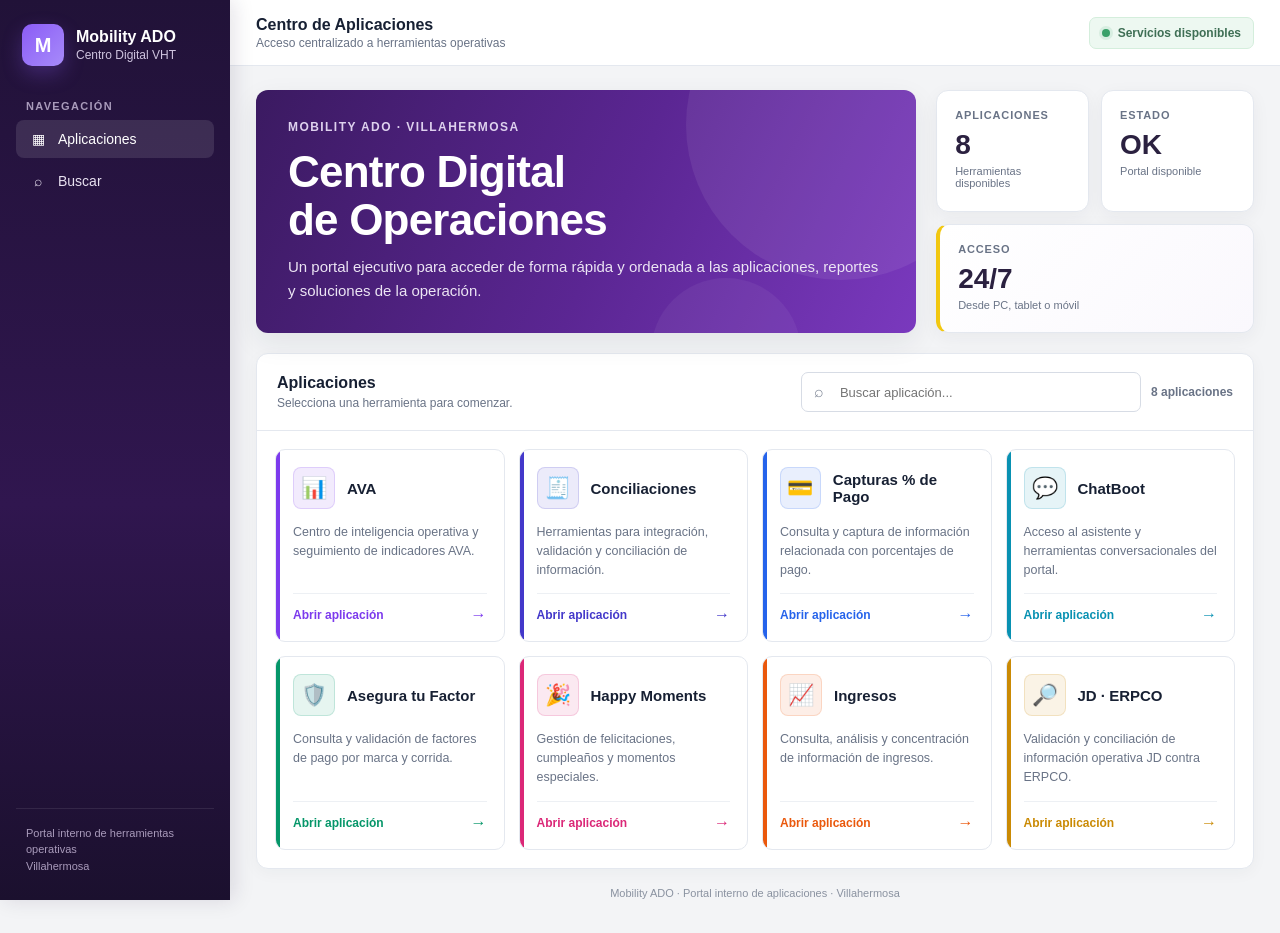
<file: index.html>
<!DOCTYPE html>
<html lang="es">
<head>
  <meta charset="UTF-8" />
  <meta name="viewport" content="width=device-width, initial-scale=1.0" />
  <meta name="theme-color" content="#4c1d95" />
  <link rel="manifest" href="./manifest.json" />
  <link rel="apple-touch-icon" href="./icons/icon-192.png" />
  <title>Mobility ADO | Centro de Aplicaciones</title>
  <style>
    :root{
      --bg:#f3f4f6;
      --panel:#ffffff;
      --panel-2:#f8fafc;
      --ink:#172033;
      --muted:#697386;
      --line:#e4e8ef;
      --purple:#6b2fb8;
      --purple2:#8b5cf6;
      --purple3:#4c1d95;
      --accent:#f2c811;
      --shadow:0 10px 28px rgba(31,41,55,.08);
    }

    *{box-sizing:border-box}
    html{scroll-behavior:smooth}
    body{
      margin:0;
      min-height:100vh;
      font-family:"Segoe UI",Inter,Roboto,Arial,sans-serif;
      color:var(--ink);
      background:var(--bg);
    }

    .app-shell{min-height:100vh;display:grid;grid-template-columns:230px 1fr}

    .sidebar{
      position:sticky;top:0;height:100vh;
      background:linear-gradient(180deg,#211238 0%,#30164f 56%,#1b102e 100%);
      color:#fff;padding:22px 16px;display:flex;flex-direction:column;
      box-shadow:4px 0 20px rgba(33,18,56,.12);z-index:5;
    }
    .brand{display:flex;align-items:center;gap:12px;padding:2px 6px 22px}
    .brand-mark{
      width:42px;height:42px;border-radius:10px;display:grid;place-items:center;
      font-weight:800;font-size:20px;background:linear-gradient(135deg,var(--purple2),#a78bfa);
      box-shadow:0 8px 20px rgba(139,92,246,.28)
    }
    .brand strong{font-size:16px;display:block}.brand small{display:block;color:#cfc4df;margin-top:2px;font-size:12px}
    .nav-title{padding:12px 10px 8px;color:#a99bbb;font-size:11px;font-weight:700;letter-spacing:.12em;text-transform:uppercase}
    .nav-item{display:flex;align-items:center;gap:10px;padding:11px 12px;border-radius:8px;color:#e8e1f0;text-decoration:none;font-size:14px;margin-bottom:4px}
    .nav-item.active,.nav-item:hover{background:rgba(255,255,255,.11);color:#fff}
    .nav-icon{width:20px;text-align:center}
    .sidebar-foot{margin-top:auto;padding:16px 10px 4px;color:#a99bbb;font-size:11px;line-height:1.5;border-top:1px solid rgba(255,255,255,.09)}

    .workspace{min-width:0}
    .topbar{
      height:66px;background:#fff;border-bottom:1px solid var(--line);display:flex;align-items:center;
      justify-content:space-between;padding:0 26px;position:sticky;top:0;z-index:4
    }
    .page-title strong{display:block;font-size:16px}.page-title span{display:block;font-size:12px;color:var(--muted);margin-top:2px}
    .status{display:flex;align-items:center;gap:8px;font-size:12px;font-weight:600;color:#3f6f55;background:#edf8f1;border:1px solid #d4eedc;padding:8px 12px;border-radius:7px}
    .status-dot{width:8px;height:8px;border-radius:50%;background:#38a169;box-shadow:0 0 0 3px rgba(56,161,105,.12)}

    .content{padding:24px 26px 34px;max-width:1500px;margin:0 auto}
    .hero{
      display:grid;grid-template-columns:1.35fr .65fr;gap:20px;margin-bottom:20px
    }
    .hero-main{
      min-height:215px;border-radius:12px;padding:30px 32px;color:#fff;position:relative;overflow:hidden;
      background:linear-gradient(115deg,#3b1a61 0%,#5b2693 54%,#7a39be 100%);box-shadow:var(--shadow)
    }
    .hero-main:before{content:"";position:absolute;width:310px;height:310px;border-radius:50%;right:-80px;top:-120px;background:rgba(255,255,255,.07)}
    .hero-main:after{content:"";position:absolute;width:150px;height:150px;border-radius:50%;right:115px;bottom:-95px;background:rgba(255,255,255,.05)}
    .eyebrow{position:relative;z-index:1;font-size:12px;text-transform:uppercase;letter-spacing:.12em;font-weight:700;color:#ded1ee;margin-bottom:14px}
    h1{position:relative;z-index:1;margin:0 0 12px;font-size:clamp(28px,4vw,44px);line-height:1.08;letter-spacing:-.8px}
    .hero-main p{position:relative;z-index:1;margin:0;max-width:680px;color:#ece5f4;font-size:15px;line-height:1.6}
    .hero-kpi{display:grid;grid-template-columns:1fr 1fr;gap:12px}
    .kpi{background:#fff;border:1px solid var(--line);border-radius:12px;padding:18px;box-shadow:0 5px 18px rgba(31,41,55,.05)}
    .kpi .label{font-size:11px;text-transform:uppercase;letter-spacing:.08em;color:var(--muted);font-weight:700}
    .kpi .value{font-size:28px;font-weight:700;margin-top:8px;color:#2b2140}
    .kpi .sub{font-size:11px;color:var(--muted);margin-top:4px}
    .kpi.featured{grid-column:1/-1;background:linear-gradient(135deg,#fff,#faf8fd);border-left:4px solid var(--accent)}

    .section{background:var(--panel);border:1px solid var(--line);border-radius:12px;box-shadow:0 4px 16px rgba(31,41,55,.04)}
    .section-head{display:flex;gap:12px;align-items:center;justify-content:space-between;padding:18px 20px;border-bottom:1px solid var(--line);flex-wrap:wrap}
    .section-head h2{margin:0;font-size:16px}.section-head p{margin:4px 0 0;font-size:12px;color:var(--muted)}
    .toolbar{display:flex;gap:10px;align-items:center;flex-wrap:wrap}
    .search{position:relative;min-width:min(340px,75vw)}
    .search input{width:100%;height:40px;border:1px solid #d7dce5;border-radius:7px;background:#fff;padding:0 12px 0 38px;color:var(--ink);outline:none;font-size:13px}
    .search input:focus{border-color:#9b7ac7;box-shadow:0 0 0 3px rgba(107,47,184,.08)}
    .search span{position:absolute;left:13px;top:50%;transform:translateY(-50%);color:#7f8796}
    .install-btn{height:40px;border:1px solid #5e2aa5;border-radius:7px;padding:0 14px;font-weight:600;cursor:pointer;color:#fff;background:#6b2fb8;display:none;align-items:center;gap:7px}
    .install-btn.show{display:inline-flex}
    .counter{font-size:12px;color:var(--muted);font-weight:600;white-space:nowrap}

    .grid{display:grid;grid-template-columns:repeat(4,minmax(0,1fr));gap:14px;padding:18px}
    .app-card{
      --accent:#6d28d9;text-decoration:none;color:inherit;background:#fff;border:1px solid var(--line);border-radius:10px;padding:17px;min-height:166px;
      display:flex;flex-direction:column;position:relative;overflow:hidden;transition:transform .18s ease,box-shadow .18s ease,border-color .18s ease
    }
    .app-card:hover{transform:translateY(-2px);box-shadow:0 10px 24px rgba(31,41,55,.10);border-color:color-mix(in srgb,var(--accent) 36%,#dfe3ea)}
    .accent-bar{position:absolute;left:0;top:0;bottom:0;width:4px;background:var(--accent)}
    .card-top{display:flex;align-items:center;gap:12px;margin-bottom:14px}
    .icon{width:42px;height:42px;border-radius:8px;display:grid;place-items:center;font-size:21px;background:color-mix(in srgb,var(--accent) 10%,white);border:1px solid color-mix(in srgb,var(--accent) 17%,transparent)}
    .app-card h3{margin:0;font-size:15px}.app-card p{margin:0;color:var(--muted);font-size:12.5px;line-height:1.5;flex:1}
    .open{margin-top:14px;padding-top:12px;border-top:1px solid #edf0f4;display:flex;justify-content:space-between;align-items:center;font-size:12px;font-weight:700;color:var(--accent)}
    .arrow{font-size:16px;transition:transform .18s ease}.app-card:hover .arrow{transform:translateX(3px)}
    .empty{display:none;text-align:center;padding:36px 16px;color:var(--muted)}
    footer{padding:18px 4px 0;text-align:center;color:#8a92a0;font-size:11px}

    @media (max-width:1150px){.grid{grid-template-columns:repeat(3,minmax(0,1fr))}.hero{grid-template-columns:1fr}.hero-kpi{grid-template-columns:repeat(3,1fr)}.kpi.featured{grid-column:auto}}
    @media (max-width:850px){.app-shell{grid-template-columns:76px 1fr}.sidebar{padding:18px 10px}.brand{justify-content:center;padding-left:0;padding-right:0}.brand div:last-child,.nav-title,.nav-item span:not(.nav-icon),.sidebar-foot{display:none}.nav-item{justify-content:center;padding:12px}.grid{grid-template-columns:repeat(2,minmax(0,1fr))}}
    @media (max-width:620px){.app-shell{display:block}.sidebar{position:relative;height:auto;display:flex;flex-direction:row;align-items:center;padding:10px 14px}.brand{padding:0}.brand div:last-child{display:block}.nav-title,.nav-item,.sidebar-foot{display:none}.topbar{height:auto;padding:14px 16px}.content{padding:16px}.hero-main{padding:25px 22px;min-height:190px}.hero-kpi{grid-template-columns:1fr 1fr}.kpi.featured{grid-column:1/-1}.section-head{padding:15px}.toolbar{width:100%}.search{min-width:100%}.grid{grid-template-columns:1fr;padding:14px}.status{display:none}}
  </style>
</head>
<body>
  <div class="app-shell">
    <aside class="sidebar">
      <div class="brand">
        <div class="brand-mark">M</div>
        <div><strong>Mobility ADO</strong><small>Centro Digital VHT</small></div>
      </div>
      <div class="nav-title">Navegación</div>
      <a class="nav-item active" href="#apps"><span class="nav-icon">▦</span><span>Aplicaciones</span></a>
      <a class="nav-item" href="#apps"><span class="nav-icon">⌕</span><span>Buscar</span></a>
      <div class="sidebar-foot">Portal interno de herramientas operativas<br>Villahermosa</div>
    </aside>

    <div class="workspace">
      <header class="topbar">
        <div class="page-title"><strong>Centro de Aplicaciones</strong><span>Acceso centralizado a herramientas operativas</span></div>
        <div class="status"><span class="status-dot"></span>Servicios disponibles</div>
      </header>

      <main class="content">
        <section class="hero">
          <div class="hero-main">
            <div class="eyebrow">Mobility ADO · Villahermosa</div>
            <h1>Centro Digital<br>de Operaciones</h1>
            <p>Un portal ejecutivo para acceder de forma rápida y ordenada a las aplicaciones, reportes y soluciones de la operación.</p>
          </div>
          <div class="hero-kpi">
            <div class="kpi"><div class="label">Aplicaciones</div><div class="value">8</div><div class="sub">Herramientas disponibles</div></div>
            <div class="kpi"><div class="label">Estado</div><div class="value">OK</div><div class="sub">Portal disponible</div></div>
            <div class="kpi featured"><div class="label">Acceso</div><div class="value">24/7</div><div class="sub">Desde PC, tablet o móvil</div></div>
          </div>
        </section>

        <section class="section">
          <div class="section-head">
            <div><h2>Aplicaciones</h2><p>Selecciona una herramienta para comenzar.</p></div>
            <div class="toolbar">
              <div class="search"><span>⌕</span><input id="search" type="search" placeholder="Buscar aplicación..." autocomplete="off"></div>
              <button class="install-btn" id="installBtn" type="button">⬇ Instalar</button>
              <div class="counter"><span id="count">8</span> aplicaciones</div>
            </div>
          </div>

          <div class="grid" id="apps">
            <a class="app-card" href="./AVA/" data-name="ava centro inteligencia operativa" style="--accent:#7c3aed"><span class="accent-bar"></span><div class="card-top"><div class="icon">📊</div><h3>AVA</h3></div><p>Centro de inteligencia operativa y seguimiento de indicadores AVA.</p><div class="open"><span>Abrir aplicación</span><span class="arrow">→</span></div></a>
            <a class="app-card" href="./CONCILIACIONES/" data-name="conciliaciones" style="--accent:#4338ca"><span class="accent-bar"></span><div class="card-top"><div class="icon">🧾</div><h3>Conciliaciones</h3></div><p>Herramientas para integración, validación y conciliación de información.</p><div class="open"><span>Abrir aplicación</span><span class="arrow">→</span></div></a>
            <a class="app-card" href="./CapturasPorcentrodePago/" data-name="capturas porcentaje pago" style="--accent:#2563eb"><span class="accent-bar"></span><div class="card-top"><div class="icon">💳</div><h3>Capturas % de Pago</h3></div><p>Consulta y captura de información relacionada con porcentajes de pago.</p><div class="open"><span>Abrir aplicación</span><span class="arrow">→</span></div></a>
            <a class="app-card" href="./ChatBoot/" data-name="chatboot chatbot asistente" style="--accent:#0891b2"><span class="accent-bar"></span><div class="card-top"><div class="icon">💬</div><h3>ChatBoot</h3></div><p>Acceso al asistente y herramientas conversacionales del portal.</p><div class="open"><span>Abrir aplicación</span><span class="arrow">→</span></div></a>
            <a class="app-card" href="./FIK/" data-name="fik asegura tu factor" style="--accent:#059669"><span class="accent-bar"></span><div class="card-top"><div class="icon">🛡️</div><h3>Asegura tu Factor</h3></div><p>Consulta y validación de factores de pago por marca y corrida.</p><div class="open"><span>Abrir aplicación</span><span class="arrow">→</span></div></a>
            <a class="app-card" href="./HappyMoments/" data-name="happy moments cumpleaños aniversarios felicitaciones" style="--accent:#db2777"><span class="accent-bar"></span><div class="card-top"><div class="icon">🎉</div><h3>Happy Moments</h3></div><p>Gestión de felicitaciones, cumpleaños y momentos especiales.</p><div class="open"><span>Abrir aplicación</span><span class="arrow">→</span></div></a>
            <a class="app-card" href="./INGRESOS/" data-name="ingresos reporte" style="--accent:#ea580c"><span class="accent-bar"></span><div class="card-top"><div class="icon">📈</div><h3>Ingresos</h3></div><p>Consulta, análisis y concentración de información de ingresos.</p><div class="open"><span>Abrir aplicación</span><span class="arrow">→</span></div></a>
            <a class="app-card" href="./JD_ERPCO/" data-name="jd erpco" style="--accent:#ca8a04"><span class="accent-bar"></span><div class="card-top"><div class="icon">🔎</div><h3>JD · ERPCO</h3></div><p>Validación y conciliación de información operativa JD contra ERPCO.</p><div class="open"><span>Abrir aplicación</span><span class="arrow">→</span></div></a>
          </div>
          <div class="empty" id="empty">No encontré una aplicación con ese nombre.</div>
        </section>

        <footer>Mobility ADO · Portal interno de aplicaciones · Villahermosa</footer>
      </main>
    </div>
  </div>

  <script>
    const search = document.getElementById('search');
    const cards = [...document.querySelectorAll('.app-card')];
    const count = document.getElementById('count');
    const empty = document.getElementById('empty');

    search.addEventListener('input', () => {
      const q = search.value.trim().toLowerCase();
      let visible = 0;

      cards.forEach(card => {
        const match = card.dataset.name.includes(q) || card.innerText.toLowerCase().includes(q);
        card.style.display = match ? 'flex' : 'none';
        if (match) visible++;
      });

      count.textContent = visible;
      empty.style.display = visible ? 'none' : 'block';
    });

    const installBtn = document.getElementById('installBtn');
    let deferredPrompt = null;

    window.addEventListener('beforeinstallprompt', (event) => {
      event.preventDefault();
      deferredPrompt = event;
      installBtn.classList.add('show');
    });

    installBtn.addEventListener('click', async () => {
      if (!deferredPrompt) return;
      deferredPrompt.prompt();
      await deferredPrompt.userChoice;
      deferredPrompt = null;
      installBtn.classList.remove('show');
    });

    window.addEventListener('appinstalled', () => {
      installBtn.classList.remove('show');
      deferredPrompt = null;
    });

    if ('serviceWorker' in navigator) {
      window.addEventListener('load', () => {
        navigator.serviceWorker.register('./service-worker.js');
      });
    }
  </script>
</body>
</html>
</file>
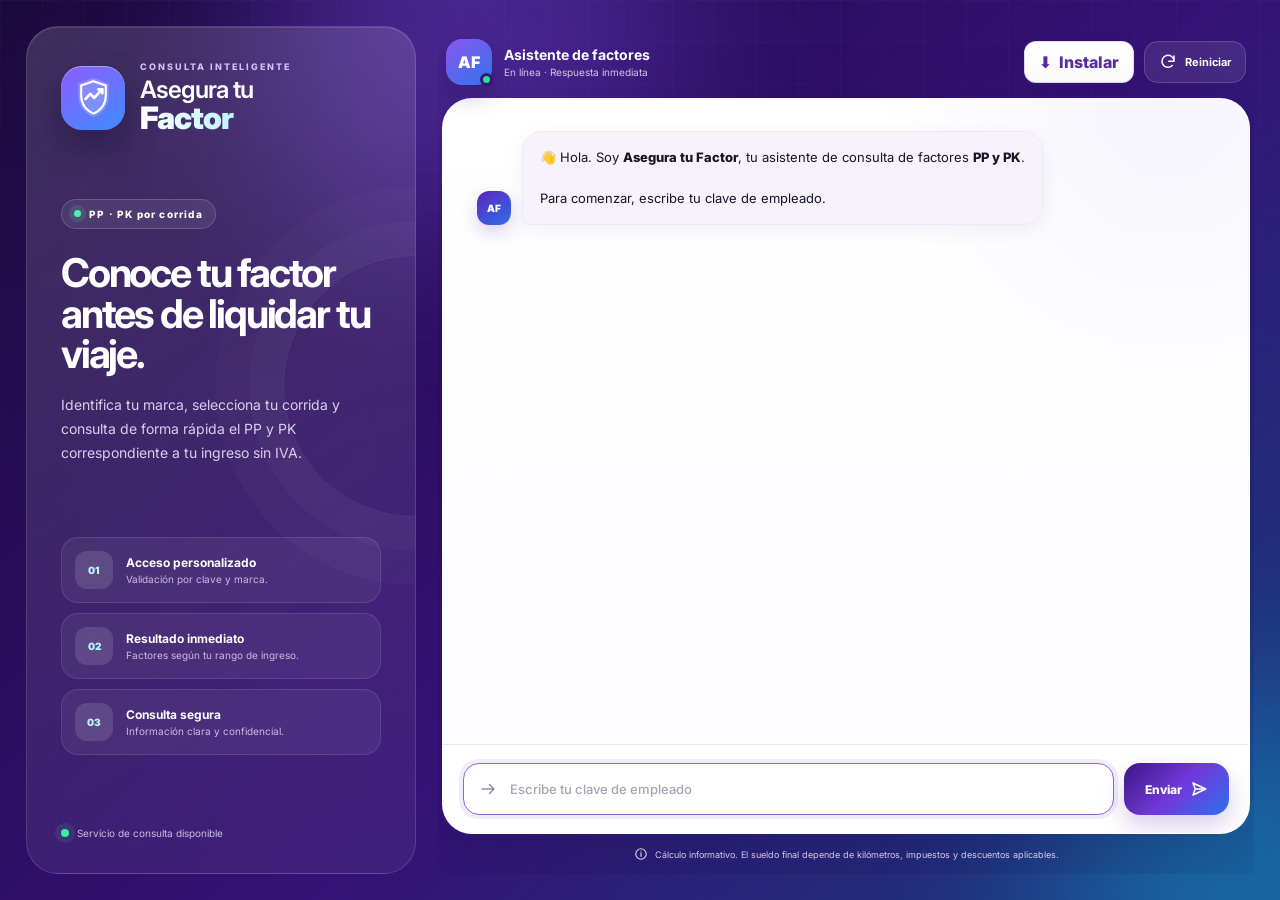
<file: FIK/index.html>
<!doctype html>
<html lang="es">
<head>
  <meta charset="utf-8">
  <meta name="viewport" content="width=device-width,initial-scale=1,maximum-scale=1,viewport-fit=cover">
  <meta name="theme-color" content="#32146f">
  <meta name="description" content="Asegura tu Factor: consulta profesional de factores PP y PK por corrida.">
  <meta name="application-name" content="Asegura tu Factor">
  <meta name="apple-mobile-web-app-capable" content="yes">
  <meta name="apple-mobile-web-app-status-bar-style" content="default">
  <meta name="apple-mobile-web-app-title" content="Mi Factor">
  <link rel="manifest" href="manifest.webmanifest">
  <link rel="icon" type="image/png" sizes="192x192" href="icon-192.png">
  <link rel="apple-touch-icon" href="icon-192.png">
  <title>Asegura tu Factor</title>
  <link rel="preconnect" href="https://fonts.googleapis.com">
  <link rel="preconnect" href="https://fonts.gstatic.com" crossorigin>
  <link href="https://fonts.googleapis.com/css2?family=Inter:wght@400;500;600;700;800;900&display=swap" rel="stylesheet">
  <link rel="stylesheet" href="styles.css">
</head>
<body>
  <div class="background-grid" aria-hidden="true"></div>
  <div class="glow glow-a" aria-hidden="true"></div>
  <div class="glow glow-b" aria-hidden="true"></div>

  <main class="app-shell">
    <aside class="showcase">
      <div class="showcase-top">
        <div class="logo-lockup">
          <div class="logo-mark" aria-hidden="true">
            <svg viewBox="0 0 64 64" role="img">
              <path d="M32 4 54 12v17c0 14.2-8.7 25.4-22 31C18.7 54.4 10 43.2 10 29V12L32 4Z" fill="currentColor" opacity=".18"/>
              <path d="M32 8.8 49.5 15v14c0 11.4-6.5 20.6-17.5 26-11-5.4-17.5-14.6-17.5-26V15L32 8.8Z" fill="none" stroke="currentColor" stroke-width="3"/>
              <path d="m20.5 34 7-7 5.5 5.5 11-12" fill="none" stroke="currentColor" stroke-width="4" stroke-linecap="round" stroke-linejoin="round"/>
              <path d="M39 20.5h5.5V26" fill="none" stroke="currentColor" stroke-width="4" stroke-linecap="round" stroke-linejoin="round"/>
            </svg>
          </div>
          <div>
            <span class="eyebrow">CONSULTA INTELIGENTE</span>
            <h1>Asegura tu <strong>Factor</strong></h1>
          </div>
        </div>

        <div class="hero-copy">
          <span class="hero-badge"><i></i> PP · PK por corrida</span>
          <h2>Conoce tu factor antes de liquidar tu viaje.</h2>
          <p>Identifica tu marca, selecciona tu corrida y consulta de forma rápida el PP y PK correspondiente a tu ingreso sin IVA.</p>
        </div>
      </div>

      <div class="feature-list">
        <div class="feature">
          <span class="feature-icon">01</span>
          <div><b>Acceso personalizado</b><small>Validación por clave y marca.</small></div>
        </div>
        <div class="feature">
          <span class="feature-icon">02</span>
          <div><b>Resultado inmediato</b><small>Factores según tu rango de ingreso.</small></div>
        </div>
        <div class="feature">
          <span class="feature-icon">03</span>
          <div><b>Consulta segura</b><small>Información clara y confidencial.</small></div>
        </div>
      </div>

      <div class="showcase-footer">
        <span class="status-dot"></span>
        Servicio de consulta disponible
      </div>
    </aside>

    <section class="workspace">
      <header class="topbar">
        <div class="mobile-brand">
          <div class="mobile-mark">AF</div>
          <div><b>Asegura tu Factor</b><span>Asistente PP · PK</span></div>
        </div>
        <div class="assistant-heading">
          <div class="assistant-avatar">AF<span></span></div>
          <div><b>Asistente de factores</b><span>En línea · Respuesta inmediata</span></div>
        </div>
        <div class="topbar-actions">
          <button id="installAppBtn" class="install-app-btn" type="button" title="Instalar en este dispositivo" aria-label="Instalar aplicación">
            <span>⬇</span><span>Instalar</span>
          </button>
          <button id="restartBtn" class="restart-btn" type="button" title="Reiniciar consulta" aria-label="Reiniciar consulta">
          <svg viewBox="0 0 24 24" aria-hidden="true"><path d="M20 11a8 8 0 1 0-2.34 5.66M20 4v7h-7" fill="none" stroke="currentColor" stroke-width="2" stroke-linecap="round" stroke-linejoin="round"/></svg>
          <span>Reiniciar</span>
        </button>
        </div>
      </header>

      <section class="chat-card" aria-label="Conversación con Asegura tu Factor">
        <div id="chat" class="chat" aria-live="polite"></div>
        <div id="quickActions" class="quick-actions"></div>
        <form id="inputForm" class="composer" autocomplete="off">
          <div class="input-wrap">
            <svg viewBox="0 0 24 24" aria-hidden="true"><path d="M4 12h16M14 6l6 6-6 6" fill="none" stroke="currentColor" stroke-width="2" stroke-linecap="round" stroke-linejoin="round"/></svg>
            <input id="messageInput" inputmode="numeric" placeholder="Escribe tu clave de empleado" aria-label="Mensaje">
          </div>
          <button id="sendBtn" type="submit" aria-label="Enviar mensaje">
            <span>Enviar</span>
            <svg viewBox="0 0 24 24" aria-hidden="true"><path d="m4 4 17 8-17 8 3-8-3-8Z" fill="none" stroke="currentColor" stroke-width="2" stroke-linejoin="round"/><path d="M7 12h14" fill="none" stroke="currentColor" stroke-width="2"/></svg>
          </button>
        </form>
      </section>

      <footer class="legal-note">
        <svg viewBox="0 0 24 24" aria-hidden="true"><circle cx="12" cy="12" r="9" fill="none" stroke="currentColor" stroke-width="2"/><path d="M12 10v6m0-9h.01" stroke="currentColor" stroke-width="2" stroke-linecap="round"/></svg>
        Cálculo informativo. El sueldo final depende de kilómetros, impuestos y descuentos aplicables.
      </footer>
    </section>
  </main>

  <script src="config.js?v=6"></script>
  <script src="app.js?v=7"></script>
  <script>
    if ('serviceWorker' in navigator) {
      window.addEventListener('load', () => {
        navigator.serviceWorker.register('./sw.js?v=8').catch(() => {});
      });
    }
  </script>

  <script>
  (()=>{
    const btn=document.getElementById('installAppBtn');
    if(!btn) return;
    let deferredPrompt=null;
    const standalone=window.matchMedia('(display-mode: standalone)').matches || window.navigator.standalone===true;
    if(standalone){ btn.style.display='none'; return; }
    window.addEventListener('beforeinstallprompt',(e)=>{ e.preventDefault(); deferredPrompt=e; btn.classList.add('ready'); });
    btn.addEventListener('click',async()=>{
      if(deferredPrompt){
        deferredPrompt.prompt();
        try{ await deferredPrompt.userChoice; }catch(e){}
        deferredPrompt=null;
        return;
      }
      const isiOS=/iphone|ipad|ipod/i.test(navigator.userAgent);
      if(isiOS){ alert('Para instalar Asegura tu Factor: toca Compartir en Safari y después “Agregar a pantalla de inicio”.'); }
      else{ alert('En Chrome abre el menú ⋮ y selecciona “Instalar aplicación” o “Agregar a pantalla principal”. Si no aparece, recarga la página e inténtalo nuevamente.'); }
    });
    window.addEventListener('appinstalled',()=>{btn.style.display='none';});
  })();
  </script>
</body>
</html>
</file>
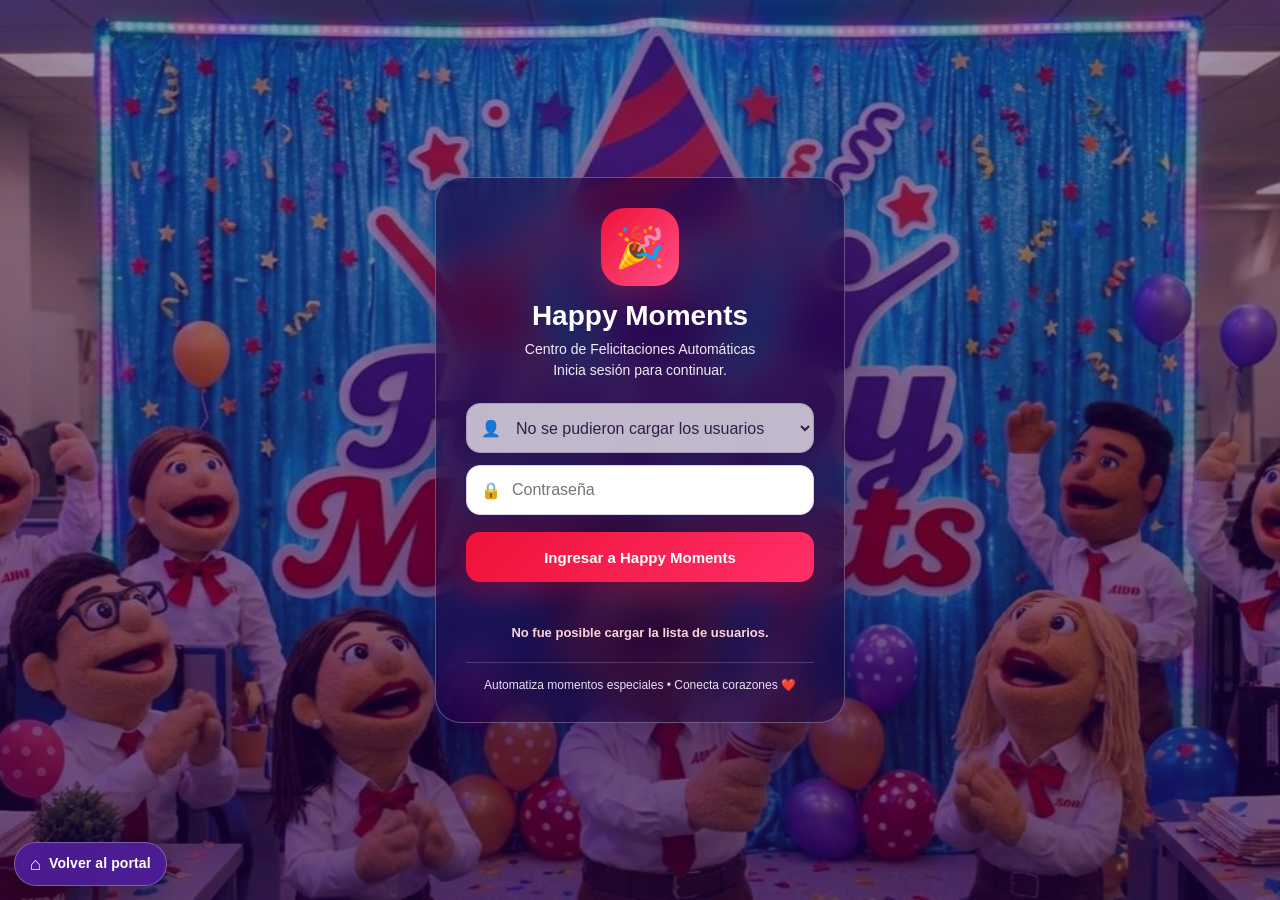
<file: HappyMoments/index.html>
<!DOCTYPE html>
<html lang="es">
<head>
<meta charset="UTF-8">
<meta name="viewport" content="width=device-width, initial-scale=1.0">
<title>Happy Moments | Centro de Felicitaciones Automáticas</title>
<style>

:root{
  --purple:#25004f;
  --purple2:#3b0764;
  --purple3:#6d28d9;
  --pink:#ef164d;
  --pink2:#ff4f87;
  --red:#ef1238;
  --green:#159447;
  --blue:#168be8;
  --orange:#ff9800;
  --ink:#24134f;
  --muted:#6f6a7e;
  --line:#e9e4f2;
  --bg:#f7f3fb;
  --card:#fff;
  --shadow:0 16px 42px rgba(49,20,91,.12);
}
*{box-sizing:border-box}
html,body{margin:0;min-height:100%;font-family:Inter,Segoe UI,Arial,sans-serif;color:var(--ink);background:#f8f5fb}
body{min-height:100vh}
button,input,textarea,select{font:inherit}
button{cursor:pointer}

.app{
  min-height:100vh;
  display:grid;
  grid-template-columns:255px 1fr;
  background:
    radial-gradient(circle at 85% 10%,rgba(255,79,135,.08),transparent 30%),
    linear-gradient(135deg,#fbf8ff,#fff 58%,#f9f5ff);
}

.sidebar{
  position:sticky;top:0;height:100vh;
  padding:22px 16px;
  color:white;
  background:
    radial-gradient(circle at 20% 0%,rgba(255,35,103,.18),transparent 32%),
    linear-gradient(180deg,#2a0057 0%,#1b003e 100%);
  box-shadow:12px 0 35px rgba(30,0,68,.12);
  overflow:auto;
}
.brand{
  text-align:center;
  padding:8px 10px 18px;
}
.brand-title{
  font-family:Georgia,serif;
  font-style:italic;
  line-height:.9;
  font-size:42px;
  font-weight:900;
  letter-spacing:-2px;
  text-shadow:0 5px 14px rgba(0,0,0,.25);
}
.brand-title span{display:block;color:#ff2f69}
.brand-sub{margin-top:16px;font-weight:800;font-size:14px;letter-spacing:.5px;line-height:1.5}
.brand-sub small{display:block;color:#ff78a2;font-size:12px;margin-top:4px}

.nav{display:flex;flex-direction:column;gap:9px;margin-top:8px}
.nav-item{
  border:0;background:transparent;color:#fff;width:100%;
  padding:13px 14px;border-radius:15px;display:flex;gap:12px;align-items:center;text-align:left;
  transition:.2s;
}
.nav-item:hover{background:rgba(255,255,255,.08)}
.nav-item.active{
  background:linear-gradient(135deg,#ff274e,#db2b82);
  box-shadow:0 10px 24px rgba(239,18,56,.25)
}
.nav-icon{width:34px;height:34px;display:grid;place-items:center;font-size:24px}
.nav-copy strong{display:block;font-size:15px}
.nav-copy small{display:block;color:#ddd1ec;font-size:12px;margin-top:3px}
.nav-item.active .nav-copy small{color:#ffe6ee}
.nav-divider{height:1px;background:rgba(255,255,255,.12);margin:12px 6px}

.sidebar-quote{
  margin-top:22px;padding:16px;border:1px solid rgba(255,255,255,.18);border-radius:16px;
  background:linear-gradient(180deg,rgba(255,255,255,.06),rgba(255,255,255,.025));
  font-size:13px;line-height:1.5
}
.sidebar-quote b{color:#ffc447}
.sidebar-quote span{color:#ff4f87}

.main{min-width:0}
.hero{
  position:relative;
  min-height:315px;
  background-image:url('assets/hero-red-bus.png');
  background-size:cover;
  background-position:center;
  border-bottom:1px solid #eee5f7;
}
.hero::after{
  content:"";
  position:absolute;inset:0;
  background:linear-gradient(180deg,rgba(255,255,255,.04),rgba(255,255,255,0) 65%,rgba(255,255,255,.28));
  pointer-events:none
}
.content{
  padding:18px 24px 28px;
  margin-top:-6px;
}
.top-tabs{
  background:#fff;border:1px solid #ece6f3;border-radius:20px;box-shadow:var(--shadow);
  padding:8px;display:grid;grid-template-columns:repeat(5,1fr);gap:8px;margin-bottom:18px
}
.tab{
  padding:13px 16px;border-radius:14px;display:flex;align-items:center;gap:11px;cursor:pointer;transition:.2s
}
.tab:hover{background:#faf7fd}
.tab.active{color:white;background:linear-gradient(135deg,#ef1238,#ff4e79);box-shadow:0 9px 22px rgba(239,18,56,.22)}
.tab .ti{font-size:26px}
.tab strong{display:block;font-size:15px}
.tab small{display:block;color:#7f788c;font-size:12px;margin-top:2px}
.tab.active small{color:#ffe9ef}

.section{display:none}
.section.active{display:block;animation:fade .2s ease}
@keyframes fade{from{opacity:0;transform:translateY(4px)}to{opacity:1;transform:none}}

.dashboard-grid{
  display:grid;grid-template-columns:minmax(0,1.45fr) minmax(300px,.75fr);gap:18px
}
.card{
  background:#fff;border:1px solid #ece6f3;border-radius:22px;box-shadow:var(--shadow);padding:24px
}
.card h3{margin:0 0 20px;font-size:23px;color:#d51532}
.card h3::after{content:"";display:block;width:52px;height:4px;border-radius:99px;background:linear-gradient(90deg,#ef1238,#ff4f87);margin-top:9px}
.fields{display:grid;gap:11px}
.field{position:relative}
.field .ico{position:absolute;left:14px;top:50%;transform:translateY(-50%);font-size:18px;color:#43127d;z-index:2}
input,select,textarea{
  width:100%;border:1px solid #ded8e9;background:#fff;border-radius:12px;padding:13px 14px 13px 45px;outline:none;color:#33284f;
  box-shadow:0 3px 12px rgba(40,15,80,.04)
}
textarea{min-height:130px;resize:vertical;padding-left:14px}
input:focus,select:focus,textarea:focus{border-color:#9a67d2;box-shadow:0 0 0 4px rgba(109,40,217,.10)}
.actions{display:flex;gap:12px;justify-content:space-between;flex-wrap:wrap;margin-top:15px}
.btn{border:0;color:#fff;border-radius:12px;padding:12px 18px;font-weight:800;display:inline-flex;align-items:center;gap:8px;justify-content:center;min-width:160px}
.save{background:linear-gradient(135deg,#ef1238,#ff2f67);box-shadow:0 9px 20px rgba(239,18,56,.2)}
.sheet{background:linear-gradient(135deg,#3b0764,#6d28d9);box-shadow:0 9px 20px rgba(109,40,217,.2)}
.send{background:linear-gradient(135deg,#149642,#25bb60)}
.delete{background:linear-gradient(135deg,#c70e32,#ef3157)}
.media{background:linear-gradient(135deg,#5b21b6,#8b5cf6)}
.btn:hover{filter:brightness(1.04);transform:translateY(-1px)}

.moment-card{
  min-height:100%;text-align:center;display:flex;flex-direction:column;justify-content:center;
  background:
    radial-gradient(circle at 20% 15%,rgba(255,64,126,.08),transparent 22%),
    radial-gradient(circle at 90% 0%,rgba(249,115,22,.06),transparent 22%),
    #fff;
}
.moment-card h2{font-family:Georgia,serif;font-style:italic;color:#d51c43;margin:0 0 20px;font-size:29px}
.moments{display:grid;grid-template-columns:repeat(3,1fr);gap:12px;margin:10px 0 18px}
.moment{padding:12px 4px}
.moment .emoji{font-size:52px}
.moment b{display:block;font-size:13px;color:#43127d;margin-top:8px}
.moment-text{border-top:1px solid #eadff0;padding-top:18px;color:#2f1c68;line-height:1.5;font-weight:700}
.heart{font-size:30px;color:#ef1238;margin-top:10px}

.status-row{
  display:grid;grid-template-columns:repeat(4,1fr);gap:12px;margin-top:18px
}
.status-card{background:#fff;border:1px solid #ece6f3;border-radius:16px;box-shadow:0 8px 22px rgba(54,24,90,.07);padding:15px;display:flex;align-items:center;gap:11px}
.status-card .si{font-size:34px}
.status-card b{display:block;font-size:13px}
.status-card small{display:block;color:#6f6a7e;font-size:11px;margin-top:3px}

.table-card{overflow:hidden}
.table-wrap{overflow:auto}
table{width:100%;border-collapse:collapse;margin-top:10px}
th{background:#f6f1fb;color:#4a237c;font-size:12px;text-align:left;padding:12px;border-bottom:1px solid #e8e0f0}
td{padding:12px;font-size:12px;border-bottom:1px solid #f0ebf4;vertical-align:middle}
tbody tr:hover{background:#fdfaff}
td button{min-width:38px;padding:8px 10px;border-radius:9px;border:0;color:#fff;margin:2px}

.footer{
  margin-top:20px;background:linear-gradient(90deg,#260053,#36016a);color:white;padding:12px 24px;display:flex;justify-content:space-between;gap:20px;font-size:12px
}
.footer em{color:#ffd8e5}

@media(max-width:1050px){
  .app{grid-template-columns:82px 1fr}
  .brand-title{font-size:0}.brand-title::after{content:"🎉";font-size:40px}
  .brand-sub,.nav-copy,.sidebar-quote{display:none}
  .nav-item{justify-content:center;padding:12px 8px}
  .nav-icon{font-size:26px}
}
@media(max-width:800px){
  .app{display:block}
  .sidebar{position:relative;height:auto;padding:10px;display:flex;align-items:center;gap:8px;overflow-x:auto}
  .brand{display:none}.nav{flex-direction:row;margin:0;gap:7px}.nav-divider,.sidebar-quote{display:none}
  .nav-item{width:auto;min-width:54px}.hero{min-height:205px}
  .user-chip{right:10px;top:10px}
  .content{padding:12px}
  .top-tabs{grid-template-columns:1fr 1fr}
  .dashboard-grid{grid-template-columns:1fr}
  .status-row{grid-template-columns:1fr 1fr}
  .footer{flex-direction:column}
}
@media(max-width:520px){
  .hero{min-height:150px}
  .top-tabs{grid-template-columns:1fr}
  .status-row{grid-template-columns:1fr}
  .moments{grid-template-columns:1fr}
  .actions .btn{width:100%}
  .card{padding:18px}
}


/* ===== ACCESO INTEGRADO ===== */
body.login-open {
  overflow:hidden;
}

#loginGate {
  position:fixed;
  inset:0;
  z-index:9999;
  display:flex;
  align-items:center;
  justify-content:center;
  padding:22px;
  background:
    linear-gradient(rgba(28,0,64,.40),rgba(28,0,64,.62)),
    url('assets/login-bg.png') center/cover no-repeat;
  transition:opacity .35s ease, visibility .35s ease;
}

#loginGate.hidden {
  opacity:0;
  visibility:hidden;
  pointer-events:none;
}

.login-panel {
  width:min(410px,94vw);
  border-radius:26px;
  padding:30px 30px;
  background:rgba(28,0,64,.58);
  border:1px solid rgba(255,255,255,.28);
  box-shadow:0 28px 80px rgba(31,0,70,.35);
  backdrop-filter:blur(18px);
  -webkit-backdrop-filter:blur(18px);
  text-align:center;
}

.login-logo {
  width:78px;
  height:78px;
  margin:0 auto 14px;
  border-radius:24px;
  display:grid;
  place-items:center;
  font-size:40px;
  background:linear-gradient(135deg,#ef1238,#ff4f87);
  box-shadow:0 14px 30px rgba(239,18,56,.24);
}

.login-panel h1 {
  margin:0;
  color:#ffffff;
  font-size:28px;
}

.login-panel .login-sub {
  margin:7px 0 22px;
  color:#f2eaf8;
  font-size:14px;
  line-height:1.5;
}

.login-field {
  position:relative;
  margin-top:12px;
}

.login-field .login-ico {
  position:absolute;
  left:15px;
  top:50%;
  transform:translateY(-50%);
  z-index:2;
}

.login-panel select,
.login-panel input {
  width:100%;
  min-height:50px;
  border:1px solid #ddd4e8;
  border-radius:14px;
  background:white;
  color:#2e2542;
  padding:12px 14px 12px 45px;
  outline:none;
}

.login-panel select:focus,
.login-panel input:focus {
  border-color:#9a67d2;
  box-shadow:0 0 0 4px rgba(109,40,217,.10);
}

.login-submit {
  width:100%;
  min-height:50px;
  margin-top:17px;
  border:0;
  border-radius:14px;
  color:#fff;
  font-weight:900;
  font-size:15px;
  background:linear-gradient(135deg,#ef1238,#ff2f67);
  box-shadow:0 12px 26px rgba(239,18,56,.22);
}

.login-submit:disabled {
  opacity:.65;
  cursor:not-allowed;
}

.login-status,
.login-error {
  min-height:19px;
  margin-top:12px;
  font-size:13px;
}

.login-status { color:#ffffff; }
.login-error { color:#ffd2dc;font-weight:700; }

.login-foot {
  margin-top:18px;
  padding-top:15px;
  border-top:1px solid rgba(255,255,255,.18);
  color:#eadff5;
  font-size:12px;
}

#appRoot {
  display:none;
}

#appRoot.visible {
  display:block;
}

.logout-btn {
  margin-left:8px;
  width:30px;
  height:30px;
  min-width:30px;
  border:0;
  border-radius:9px;
  display:grid;
  place-items:center;
  color:#fff;
  background:linear-gradient(135deg,#ef1238,#ff4f87);
  font-weight:900;
}

@media(max-width:800px){
  #loginGate {
    align-items:center;
    padding:14px;
  }
  .login-panel {
    padding:26px 20px;
    margin-bottom:18px;
  }
}

.logout-menu{
  margin-top:12px;
  background:rgba(255,255,255,.07);
  border:1px solid rgba(255,255,255,.10);
}
.logout-menu:hover{
  background:linear-gradient(135deg,#ef1238,#ff4f87);
}


.session-user-chip{
  position:absolute;
  z-index:3;
  right:24px;
  top:20px;
  display:flex;
  align-items:center;
  gap:10px;
  min-width:235px;
  padding:10px 14px;
  border-radius:16px;
  background:rgba(255,255,255,.94);
  border:1px solid rgba(255,255,255,.96);
  box-shadow:0 10px 25px rgba(80,20,120,.16);
  backdrop-filter:blur(10px);
}
.session-user-chip .user-avatar{
  width:36px;
  height:36px;
  flex:0 0 36px;
  border-radius:50%;
  display:grid;
  place-items:center;
  color:#fff;
  background:linear-gradient(135deg,#ef1238,#ff4f87);
}
.session-user-chip strong{
  display:block;
  color:#24134f;
  font-size:12px;
  line-height:1.25;
  margin:1px 0;
}
.session-user-chip small{
  display:block;
  color:#766d82;
  font-size:10px;
}
@media(max-width:800px){
  .session-user-chip{
    right:10px;
    top:10px;
    min-width:190px;
    max-width:calc(100% - 20px);
    padding:8px 10px;
  }
  .session-user-chip strong{font-size:10px}
}


/* ===== CLOUDINARY / GALERÍA HAPPY MOMENTS ===== */
.cloudinary-toolbar{
  display:flex;
  gap:10px;
  flex-wrap:wrap;
  margin-top:14px;
}
.cloudinary-toolbar .btn{
  min-width:190px;
}
.cloudinary-info{
  margin-top:12px;
  padding:12px 14px;
  border-radius:12px;
  background:#f8f3ff;
  border:1px solid #eadff6;
  color:#5b4774;
  font-size:12px;
  line-height:1.5;
}
.media-preview-box{
  display:none;
  margin-top:16px;
  padding:14px;
  border:1px solid #e8e0f0;
  border-radius:16px;
  background:#fbf9fe;
}
.media-preview-box.active{display:block}
.media-preview-box img,
.media-preview-box video{
  display:block;
  width:100%;
  max-height:360px;
  object-fit:contain;
  border-radius:12px;
  background:#16072a;
}
.media-preview-head{
  display:flex;
  align-items:center;
  justify-content:space-between;
  gap:12px;
  margin-bottom:10px;
}
.media-preview-head strong{color:#4a176f}
.gallery-overlay{
  position:fixed;
  inset:0;
  z-index:10000;
  display:none;
  align-items:center;
  justify-content:center;
  padding:22px;
  background:rgba(21,0,47,.72);
  backdrop-filter:blur(8px);
}
.gallery-overlay.open{display:flex}
.gallery-modal{
  width:min(1050px,96vw);
  max-height:90vh;
  overflow:hidden;
  background:#fff;
  border-radius:24px;
  box-shadow:0 30px 80px rgba(15,0,40,.35);
  display:flex;
  flex-direction:column;
}
.gallery-header{
  display:flex;
  justify-content:space-between;
  align-items:center;
  gap:16px;
  padding:18px 22px;
  border-bottom:1px solid #eee6f3;
  background:linear-gradient(135deg,#35105f,#671ea1);
  color:#fff;
}
.gallery-header h2{
  margin:0;
  font-size:21px;
}
.gallery-close{
  width:38px;
  height:38px;
  border:0;
  border-radius:10px;
  background:rgba(255,255,255,.14);
  color:#fff;
  font-size:22px;
}
.gallery-actions{
  display:flex;
  gap:10px;
  flex-wrap:wrap;
  padding:14px 18px;
  border-bottom:1px solid #eee8f3;
}
.gallery-grid{
  padding:18px;
  overflow:auto;
  display:grid;
  grid-template-columns:repeat(auto-fill,minmax(190px,1fr));
  gap:14px;
  min-height:240px;
}
.gallery-empty{
  grid-column:1/-1;
  text-align:center;
  padding:50px 20px;
  color:#7c7287;
}
.gallery-item{
  position:relative;
  border:2px solid transparent;
  border-radius:16px;
  overflow:hidden;
  background:#f8f5fb;
  box-shadow:0 8px 22px rgba(47,17,80,.08);
  cursor:pointer;
  transition:.18s ease;
}
.gallery-item:hover{
  transform:translateY(-2px);
  border-color:#b987e5;
}
.gallery-item.selected{
  border-color:#ef174c;
  box-shadow:0 0 0 4px rgba(239,23,76,.10);
}
.gallery-thumb{
  width:100%;
  height:145px;
  display:grid;
  place-items:center;
  background:#1b082d;
}
.gallery-thumb img,
.gallery-thumb video{
  width:100%;
  height:100%;
  object-fit:cover;
}
.gallery-meta{
  padding:10px 11px;
}
.gallery-meta strong{
  display:block;
  font-size:12px;
  white-space:nowrap;
  overflow:hidden;
  text-overflow:ellipsis;
}
.gallery-meta small{
  display:block;
  color:#887e91;
  font-size:10px;
  margin-top:3px;
}
.gallery-use{
  margin:0 18px 18px;
  padding:13px 18px;
  border:0;
  border-radius:12px;
  font-weight:800;
  color:#fff;
  background:linear-gradient(135deg,#ef1238,#ff4f87);
}
.gallery-use:disabled{
  opacity:.45;
  cursor:not-allowed;
}
.gallery-delete{
  position:absolute;
  top:8px;
  right:8px;
  width:30px;
  height:30px;
  border:0;
  border-radius:9px;
  color:#fff;
  background:rgba(20,3,38,.72);
  z-index:2;
}
@media(max-width:600px){
  .gallery-grid{grid-template-columns:1fr 1fr;padding:12px}
  .gallery-thumb{height:120px}
}


/* ===== VIDEOTECA HAPPY MOMENTS ===== */
.video-library-toolbar{
  display:grid;
  grid-template-columns:1fr auto auto;
  gap:10px;
  margin-bottom:18px;
}
.video-library-toolbar input{
  padding-left:14px;
}
.video-grid{
  display:grid;
  grid-template-columns:repeat(auto-fill,minmax(250px,1fr));
  gap:16px;
}
.video-card{
  background:#fff;
  border:1px solid #e9e2f0;
  border-radius:18px;
  overflow:hidden;
  box-shadow:0 10px 26px rgba(48,18,80,.08);
}
.video-player{
  background:#140522;
  aspect-ratio:16/9;
  display:grid;
  place-items:center;
}
.video-player video{
  width:100%;
  height:100%;
  object-fit:contain;
  background:#140522;
}
.video-card-body{
  padding:13px;
}
.video-card-title{
  font-size:13px;
  font-weight:800;
  color:#3b165f;
  margin-bottom:6px;
  white-space:nowrap;
  overflow:hidden;
  text-overflow:ellipsis;
}
.video-card-url{
  font-size:10px;
  color:#8a7e95;
  line-height:1.35;
  word-break:break-all;
  max-height:42px;
  overflow:hidden;
}
.video-card-actions{
  display:flex;
  gap:8px;
  flex-wrap:wrap;
  margin-top:12px;
}
.video-card-actions button{
  min-width:auto;
  flex:1 1 110px;
}
.video-empty{
  grid-column:1/-1;
  text-align:center;
  padding:55px 20px;
  color:#7e7489;
  background:#fbf9fd;
  border:1px dashed #d9cde6;
  border-radius:18px;
}
.copy-toast{
  position:fixed;
  right:22px;
  bottom:22px;
  z-index:12000;
  padding:11px 16px;
  border-radius:12px;
  color:#fff;
  background:linear-gradient(135deg,#159447,#23b85d);
  box-shadow:0 10px 25px rgba(21,148,71,.25);
  opacity:0;
  transform:translateY(10px);
  pointer-events:none;
  transition:.2s ease;
}
.copy-toast.show{
  opacity:1;
  transform:none;
}
@media(max-width:760px){
  .video-library-toolbar{
    grid-template-columns:1fr;
  }
}


.build-badge{
  position:fixed;
  right:8px;
  bottom:8px;
  z-index:9998;
  padding:5px 8px;
  border-radius:8px;
  background:rgba(37,0,79,.78);
  color:#fff;
  font-size:9px;
  letter-spacing:.3px;
  pointer-events:none;
}


/* ===== Asistente IA Happy Moments ===== */
.hm-ai-launcher{
  position:fixed;right:24px;bottom:24px;z-index:9998;
  width:68px;height:68px;border:3px solid #fff;border-radius:50%;
  background:#fff;box-shadow:0 10px 32px rgba(31,12,65,.28);
  display:grid;place-items:center;padding:5px;transition:transform .2s,box-shadow .2s
}
.hm-ai-launcher:hover{transform:translateY(-3px) scale(1.04);box-shadow:0 14px 36px rgba(31,12,65,.34)}
.hm-ai-launcher img{width:100%;height:100%;object-fit:contain;border-radius:50%}
.hm-ai-launcher .hm-ai-dot{position:absolute;right:1px;bottom:1px;width:15px;height:15px;border:2px solid #fff;border-radius:50%;background:#20b76b}
.hm-ai-panel{
  display:none;position:fixed;right:24px;bottom:104px;z-index:9999;
  width:min(440px,calc(100vw - 28px));height:min(690px,calc(100vh - 130px));
  background:#fff;border:1px solid #e8def3;border-radius:22px;
  box-shadow:0 20px 70px rgba(31,12,65,.28);overflow:hidden;flex-direction:column
}
.hm-ai-panel.open{display:flex;animation:hmAiIn .18s ease-out}
@keyframes hmAiIn{from{opacity:0;transform:translateY(10px) scale(.98)}to{opacity:1;transform:none}}
.hm-ai-head{
  display:flex;align-items:center;gap:11px;padding:14px 16px;color:#fff;
  background:linear-gradient(120deg,#260052,#5630a0 60%,#e52b82)
}
.hm-ai-head img{width:40px;height:40px;object-fit:contain;background:#fff;border-radius:50%;padding:3px}
.hm-ai-head strong{display:block;font-size:15px}
.hm-ai-head small{display:block;font-size:11px;opacity:.86;margin-top:3px}
.hm-ai-close{margin-left:auto;background:rgba(255,255,255,.15);border:0;color:#fff;border-radius:10px;width:36px;height:36px;font-size:22px}
.hm-ai-body{padding:16px;overflow:auto;flex:1;background:linear-gradient(180deg,#fcfaff,#fff)}
.hm-ai-intro{font-size:13px;line-height:1.5;color:#655a75;margin:0 0 13px}
.hm-ai-label{display:block;font-size:12px;font-weight:800;color:#49316c;margin:12px 0 6px}
.hm-ai-field{width:100%;border:1px solid #ded5eb;border-radius:12px;padding:11px 12px;background:#fff;color:#302044;outline:none}
.hm-ai-field:focus{border-color:#8b5bd0;box-shadow:0 0 0 3px rgba(109,40,217,.1)}
textarea.hm-ai-field{min-height:92px;resize:vertical}
.hm-ai-controls{display:grid;grid-template-columns:1fr 1fr;gap:9px}
.hm-ai-generate{width:100%;border:0;border-radius:12px;padding:12px 14px;margin-top:13px;
  color:#fff;font-weight:800;background:linear-gradient(120deg,#6134bd,#e52b82);box-shadow:0 7px 18px rgba(109,40,217,.2)}
.hm-ai-generate:disabled{opacity:.6;cursor:wait}
.hm-ai-results{display:grid;gap:11px;margin-top:16px}
.hm-ai-result{border:1px solid #e7def0;border-radius:14px;padding:13px;background:#fff;box-shadow:0 5px 15px rgba(35,15,70,.04)}
.hm-ai-result h4{margin:0 0 8px;font-size:13px;color:#6932a4}
.hm-ai-result p{white-space:pre-wrap;line-height:1.55;font-size:13px;color:#38294c;margin:0}
.hm-ai-result-actions{display:flex;gap:7px;flex-wrap:wrap;margin-top:11px}
.hm-ai-result-actions button{border:0;border-radius:9px;padding:8px 10px;font-size:11px;font-weight:800}
.hm-ai-copy{background:#f0eafa;color:#59328d}
.hm-ai-use{background:#e5f7ed;color:#137b43}
.hm-ai-status{font-size:12px;color:#6f657b;margin-top:10px;min-height:18px}
.hm-ai-note{font-size:10px;color:#887f94;margin-top:13px;line-height:1.4}
@media(max-width:520px){
 .hm-ai-launcher{right:15px;bottom:15px;width:60px;height:60px}
 .hm-ai-panel{right:8px;bottom:84px;width:calc(100vw - 16px);height:min(680px,calc(100vh - 100px));border-radius:18px}
}

</style>
<script src="https://upload-widget.cloudinary.com/global/all.js" type="text/javascript"></script>

  <!-- Botón flotante para regresar al portal principal -->
  <style id="portal-back-button-style">
    .portal-back-button {
      position: fixed;
      left: max(14px, env(safe-area-inset-left));
      bottom: max(14px, env(safe-area-inset-bottom));
      z-index: 2147483647;
      display: inline-flex;
      align-items: center;
      justify-content: center;
      gap: 8px;
      min-height: 44px;
      padding: 10px 15px;
      border: 1px solid rgba(255,255,255,.28);
      border-radius: 999px;
      background: rgba(76, 29, 149, .96);
      color: #fff !important;
      text-decoration: none !important;
      font: 700 14px/1.1 Arial, Helvetica, sans-serif;
      letter-spacing: .1px;
      box-shadow: 0 8px 24px rgba(0,0,0,.24);
      -webkit-backdrop-filter: blur(8px);
      backdrop-filter: blur(8px);
      transition: transform .18s ease, box-shadow .18s ease, opacity .18s ease;
    }
    .portal-back-button:hover {
      transform: translateY(-2px);
      box-shadow: 0 10px 28px rgba(0,0,0,.30);
    }
    .portal-back-button:active { transform: translateY(0); }
    .portal-back-button:focus-visible {
      outline: 3px solid rgba(196,181,253,.95);
      outline-offset: 3px;
    }
    .portal-back-button .portal-home-icon { font-size: 18px; line-height: 1; }
    @media (max-width: 520px) {
      .portal-back-button {
        min-height: 42px;
        padding: 9px 13px;
        font-size: 13px;
      }
    }
    @media print { .portal-back-button { display: none !important; } }
  </style>
</head>
<body class="login-open">

<div id="loginGate">
  <div class="login-panel">
    <div class="login-logo">🎉</div>
    <h1>Happy Moments</h1>
    <div class="login-sub">Centro de Felicitaciones Automáticas<br>Inicia sesión para continuar.</div>

    <div class="login-field">
      <span class="login-ico">👤</span>
      <select id="loginUsuario" disabled>
        <option value="">Cargando usuarios...</option>
      </select>
    </div>

    <div class="login-field">
      <span class="login-ico">🔒</span>
      <input type="password" id="loginPassword" placeholder="Contraseña" autocomplete="current-password">
    </div>

    <button class="login-submit" id="loginBtn" onclick="iniciarSesion()">Ingresar a Happy Moments</button>

    <div class="login-status" id="loginStatus"></div>
    <div class="login-error" id="loginError"></div>

    <div class="login-foot">Automatiza momentos especiales • Conecta corazones ❤️</div>
  </div>
</div>

<div id="appRoot">

<div class="app">

<aside class="sidebar">
  <div class="brand">
    <div class="brand-title">Happy <span>Moments</span></div>
    <div class="brand-sub">❤️ FELICITACIONES ❤️<br>AUTOMATIZADAS<small>Momentos que dejan huella</small></div>
  </div>

  <nav class="nav">
    <button class="nav-item active" data-tab="contacto"><span class="nav-icon">🏠</span><span class="nav-copy"><strong>Registro</strong><small>Nuevo contacto</small></span></button>
    <button class="nav-item" data-tab="plantilla"><span class="nav-icon">💌</span><span class="nav-copy"><strong>Alta Tarjetas</strong><small>Crear tarjetas</small></span></button>
    <button class="nav-item" data-tab="lista"><span class="nav-icon">👥</span><span class="nav-copy"><strong>Contactos</strong><small>Lista de contactos</small></span></button>
    <button class="nav-item" data-tab="plantillas"><span class="nav-icon">🎴</span><span class="nav-copy"><strong>Tarjetas</strong><small>Mis tarjetas</small></span></button>
    <button class="nav-item" data-tab="galeria"><span class="nav-icon">🎬</span><span class="nav-copy"><strong>Galería</strong><small>Imágenes y videos</small></span></button>
  </nav>

  
  <button class="nav-item logout-menu" onclick="cerrarSesion()">
    <span class="nav-icon">🚪</span>
    <span class="nav-copy"><strong>Cerrar sesión</strong><small>Salir de Happy Moments</small></span>
  </button>

  <div class="sidebar-quote">⭐ <b>Automatiza momentos</b><br>que dejan huella <span>•</span><br>conecta corazones ❤️</div>
</aside>

<main class="main">
  <header class="hero">
    <div class="user-chip session-user-chip">
      <div class="user-avatar">👤</div>
      <div>
        <small>Bienvenido</small>
        <strong id="usuarioActual">USUARIO</strong>
        <small id="rolActual">Sesión activa</small>
      </div>
    </div>
  </header>

  <div class="content">
    <div class="top-tabs">
      <div class="tab active" data-tab="contacto"><span class="ti">👤</span><span><strong>Registro</strong><small>Nuevo contacto</small></span></div>
      <div class="tab" data-tab="plantilla"><span class="ti">💌</span><span><strong>Alta Tarjetas</strong><small>Crear tarjetas</small></span></div>
      <div class="tab" data-tab="lista"><span class="ti">👥</span><span><strong>Contactos</strong><small>Lista de contactos</small></span></div>
      <div class="tab" data-tab="plantillas"><span class="ti">🎴</span><span><strong>Tarjetas</strong><small>Mis tarjetas</small></span></div>
      <div class="tab" data-tab="galeria"><span class="ti">🎬</span><span><strong>Galería</strong><small>Media Cloudinary</small></span></div>
    </div>

    <!-- CONTACTO -->
    <section id="contacto" class="section active">
      <div class="dashboard-grid">
        <div class="card">
          <h3>🎉 Registrar nuevo contacto</h3>
          <div class="fields">
            <div class="field"><span class="ico">👤</span><input id="nombre" placeholder="Nombre completo"></div>
            <div class="field"><span class="ico">📞</span><input id="telefono" placeholder="521XXXXXXXXXX"></div>
            <div class="field"><span class="ico">🎂</span>
              <select id="marca">
                <option>ADMIN CUMPLEAÑOS</option><option>ADMIN ANIVERSARIO</option><option>ADMIN RECONOCIMIENTO</option>
                <option>ADO CUMPLEAÑOS</option><option>ADO ANIVERSARIO</option><option>ADO RECONOCIMIENTO</option>
                <option>SUR CUMPLEAÑOS</option><option>SUR ANIVERSARIO</option><option>SUR RECONOCIMIENTO</option>
                <option>TRT CUMPLEAÑOS</option><option>TRT ANIVERSARIO</option><option>TRT RECONOCIMIENTO</option>
              </select>
            </div>
            <div class="field"><span class="ico">📅</span><input type="date" id="fecha"></div>
          </div>
          <div class="actions">
            <button class="btn save" onclick="agregarContacto()">✔ Guardar contacto</button>
            <button class="btn sheet" onclick="window.open('https://docs.google.com/spreadsheets/d/1nojKLQL2J4OZlrf2zxPHWuSwagHR8etSYrC7Pvrus4g/edit')">☁ Carga masiva</button>
          </div>
        </div>

        <div class="card moment-card">
          <h2>Celebra cada momento</h2>
          <div class="moments">
            <div class="moment"><div class="emoji">🎂</div><b>Cumpleaños</b></div>
            <div class="moment"><div class="emoji">🎈</div><b>Aniversarios</b></div>
            <div class="moment"><div class="emoji">🏆</div><b>Reconocimientos</b></div>
          </div>
          <div class="moment-text">Cada mensaje enviado es una sonrisa<br>que fortalece conexiones.</div>
          <div class="heart">❤️</div>
        </div>
      </div>

      <div class="status-row">
        <div class="status-card"><span class="si">🎉</span><span><b style="color:#ef1238">Envíos Automáticos</b><small>Programados y confiables</small></span></div>
        <div class="status-card"><span class="si">💬</span><span><b style="color:#159447">Integrado con WhatsApp</b><small>Envíos rápidos y efectivos</small></span></div>
        <div class="status-card"><span class="si">☁️</span><span><b style="color:#168be8">Respaldo en la Nube</b><small>Seguro y siempre disponible</small></span></div>
        <div class="status-card"><span class="si">🛡️</span><span><b style="color:#ff9800">Seguro y Privado</b><small>Tus datos están protegidos</small></span></div>
      </div>
    </section>

    <!-- PLANTILLA -->
    <section id="plantilla" class="section">
      <div class="card">
        <h3>💌 Crear tarjeta de felicitación</h3>
        <div class="fields">
          <select id="marcaPlantilla">
            <option>ADMIN CUMPLEAÑOS</option><option>ADMIN ANIVERSARIO</option><option>ADMIN RECONOCIMIENTO</option>
            <option>ADO CUMPLEAÑOS</option><option>ADO ANIVERSARIO</option><option>ADO RECONOCIMIENTO</option>
            <option>SUR CUMPLEAÑOS</option><option>SUR ANIVERSARIO</option><option>SUR RECONOCIMIENTO</option>
            <option>TRT CUMPLEAÑOS</option><option>TRT ANIVERSARIO</option><option>TRT RECONOCIMIENTO</option>
          </select>
          <textarea id="textoPlantilla">Hola {Nombre}</textarea>
          <input id="urlMedia" placeholder="URL imagen/video" oninput="actualizarVistaPreviaMedia()">
        </div>

        <div class="cloudinary-toolbar">
          <button class="btn media" onclick="abrirCloudinaryUpload()">☁️ Subir imagen o video</button>
          <button class="btn sheet" onclick="abrirGaleriaHappy()">🖼️ Galería Happy Moments</button>
        </div>

        <div class="cloudinary-info">
          Los archivos que subas desde Happy Moments se guardan en Cloudinary y se registran en Google Sheets para mantener una galería compartida y persistente.
          Al seleccionar uno, su URL se colocará automáticamente en la tarjeta.
        </div>

        <div id="mediaPreviewBox" class="media-preview-box">
          <div class="media-preview-head">
            <strong>👁 Vista previa del archivo seleccionado</strong>
            <button class="delete" style="min-width:auto;padding:7px 10px" onclick="limpiarMediaSeleccionada()">✕</button>
          </div>
          <div id="mediaPreviewContent"></div>
        </div>

        <div class="actions">
          <button class="btn save" onclick="guardarPlantilla()">💾 Guardar tarjeta</button>
        </div>
      </div>
    </section>

    <!-- CONTACTOS -->
    <section id="lista" class="section">
      <div class="card table-card">
        <h3>👥 Directorio de contactos</h3>
        <div class="table-wrap">
          <table>
            <thead><tr><th>Nombre</th><th>Teléfono</th><th>Área</th><th>Fecha</th><th>Estado</th><th>Acción</th></tr></thead>
            <tbody id="tabla"></tbody>
          </table>
        </div>
      </div>
    </section>

    <!-- TARJETAS -->
    <section id="plantillas" class="section">
      <div class="card table-card">
        <h3>🎴 Biblioteca de tarjetas</h3>
        <div class="table-wrap">
          <table>
            <thead><tr><th>Área</th><th>Mensaje</th><th>Media</th><th>Acción</th></tr></thead>
            <tbody id="tablaPlantillas"></tbody>
          </table>
        </div>
      </div>
    </section>

    
    <!-- GALERÍA -->
    <section id="galeria" class="section">
      <div class="card">
        <h3>🖼️ Galería Happy Moments</h3>

        <div class="video-library-toolbar">
          <input id="mediaUrlManual" placeholder="Pega aquí una URL de imagen o video de Cloudinary">
          <button class="btn media" onclick="agregarMediaManual()">➕ Agregar URL</button>
          <button class="btn sheet" onclick="abrirCloudinaryUpload()">☁️ Subir archivo</button>
        </div>

        <div class="cloudinary-info">
          Aquí puedes ver imágenes y videos, reproducir videos, copiar la URL y usar cualquier archivo directamente en una tarjeta.
          Los archivos que subas desde Happy Moments se guardan en Cloudinary y su catálogo se sincroniza en Google Sheets para que todos los usuarios vean la misma galería.
        </div>

        <div id="mediaGalleryGrid" class="video-grid" style="margin-top:18px"></div>
      </div>
    </section>

  </div>

  <footer class="footer">
    <span>🔒 Happy Moments © 2026 | Todos los derechos reservados<span style="opacity:.75"> · GALERÍA BUILD 19-07-2026</span></span>
    <em>Gracias por permitirnos ser parte de tus momentos especiales ❤️</em>
  </footer>
</main>
</div>


</div>


<!-- GALERÍA CLOUDINARY HAPPY MOMENTS -->
<div id="galleryOverlay" class="gallery-overlay">
  <div class="gallery-modal">
    <div class="gallery-header">
      <div>
        <h2>🎉 Galería Happy Moments</h2>
        <div style="font-size:12px;opacity:.85;margin-top:3px">Imágenes y videos subidos desde este sistema</div>
      </div>
      <button class="gallery-close" onclick="cerrarGaleriaHappy()">×</button>
    </div>
    <div class="gallery-actions">
      <button class="btn media" onclick="abrirCloudinaryUpload()">☁️ Subir nuevo archivo</button>
      <button class="btn sheet" onclick="recargarGaleriaHappy()">🔄 Actualizar galería</button>
    </div>
    <div id="galleryGrid" class="gallery-grid"></div>
    <button id="galleryUseButton" class="gallery-use" onclick="usarArchivoGaleria()" disabled>
      ✅ Usar archivo seleccionado
    </button>
  </div>
</div>

<div id="copyToast" class="copy-toast">✅ URL copiada</div>
<script>
const LOGIN_API_URL = 'https://script.google.com/macros/s/AKfycbzxD8kyWlQ9KTalqdCnM56RMk9YcCh80JSxi3tqVuIIWfz-PQiA67LCWzL_wR_d5Wlf/exec';
let loginUsuarios = [];

document.addEventListener("DOMContentLoaded", async function(){
  document.getElementById("loginPassword").addEventListener("keydown", function(e){
    if(e.key === "Enter") iniciarSesion();
  });

  document.querySelectorAll("[data-tab]").forEach(tab =>{
    tab.addEventListener("click", function(){
      const id = this.dataset.tab;
      activarTab(id);
    });
  });

  const sesion = sessionStorage.getItem("usuario");
  if(sesion){
    mostrarAplicacion();
    await cargarPlantillas();
    await cargarContactos();
    await cargarGaleriaServidor();
  } else {
    await cargarUsuariosLogin();
  }
});

async function cargarUsuariosLogin(){
  const select = document.getElementById("loginUsuario");
  const status = document.getElementById("loginStatus");
  const error = document.getElementById("loginError");

  select.disabled = true;
  error.textContent = "";
  status.textContent = "Cargando lista de usuarios...";

  try {
    const respuesta = await fetch(LOGIN_API_URL + "?accion=usuarios&t=" + Date.now(), {cache:"no-store"});
    if(!respuesta.ok) throw new Error("HTTP " + respuesta.status);
    const data = await respuesta.json();
    const lista = Array.isArray(data) ? data : (data.usuarios || data.data || data.resultado || []);

    loginUsuarios = lista.map(item => {
      if(typeof item === "string") return {usuario:item,nombre:item,rol:""};
      return {
        usuario:String(item.usuario ?? item.Usuario ?? item.user ?? "").trim(),
        nombre:String(item.nombre ?? item.Nombre ?? item.name ?? item.usuario ?? "").trim(),
        rol:String(item.rol ?? item.Rol ?? "").trim()
      };
    }).filter(x=>x.usuario);

    select.innerHTML = '<option value="">Selecciona tu usuario</option>';
    loginUsuarios.forEach(item=>{
      const op = document.createElement("option");
      op.value = item.usuario;
      op.textContent = item.nombre || item.usuario;
      select.appendChild(op);
    });

    select.disabled = false;
    status.textContent = "";
  } catch(e) {
    console.error(e);
    select.innerHTML = '<option value="">No se pudieron cargar los usuarios</option>';
    error.textContent = "No fue posible cargar la lista de usuarios.";
    status.textContent = "";
  }
}

async function iniciarSesion(){
  const usuario = document.getElementById("loginUsuario").value.trim();
  const password = document.getElementById("loginPassword").value;
  const error = document.getElementById("loginError");
  const status = document.getElementById("loginStatus");
  const btn = document.getElementById("loginBtn");

  error.textContent = "";
  status.textContent = "";

  if(!usuario){
    error.textContent = "Selecciona un usuario.";
    return;
  }
  if(!password){
    error.textContent = "Ingresa tu contraseña.";
    return;
  }

  btn.disabled = true;
  status.textContent = "Validando acceso...";

  try {
    const url = LOGIN_API_URL
      + "?accion=login"
      + "&usuario=" + encodeURIComponent(usuario)
      + "&password=" + encodeURIComponent(password)
      + "&t=" + Date.now();

    const respuesta = await fetch(url, {cache:"no-store"});
    if(!respuesta.ok) throw new Error("HTTP " + respuesta.status);
    const data = await respuesta.json();

    if(data && data.acceso === true){
      sessionStorage.setItem("usuario", data.usuario || usuario);
      sessionStorage.setItem("nombreUsuario", data.nombre || usuario);
      sessionStorage.setItem("rol", data.rol || "");

      status.textContent = "Acceso correcto.";
      mostrarAplicacion();
      await cargarPlantillas();
      await cargarContactos();
      await cargarGaleriaServidor();
      return;
    }

    error.textContent = data?.mensaje || "Usuario o contraseña incorrectos.";
  } catch(e) {
    console.error(e);
    error.textContent = "No fue posible validar el acceso.";
  } finally {
    btn.disabled = false;
    status.textContent = "";
  }
}

function mostrarAplicacion(){
  const gate = document.getElementById("loginGate");
  const app = document.getElementById("appRoot");

  const nombre = sessionStorage.getItem("nombreUsuario") || sessionStorage.getItem("usuario") || "USUARIO";
  const rol = sessionStorage.getItem("rol") || "Sesión activa";

  const usuarioActual = document.getElementById("usuarioActual");
  const rolActual = document.getElementById("rolActual");
  if(usuarioActual) usuarioActual.textContent = nombre.toUpperCase();
  if(rolActual) rolActual.textContent = rol.toUpperCase();

  app.classList.add("visible");
  gate.classList.add("hidden");
  document.body.classList.remove("login-open");
}

function cerrarSesion(){
  sessionStorage.removeItem("usuario");
  sessionStorage.removeItem("nombreUsuario");
  sessionStorage.removeItem("nombre");
  sessionStorage.removeItem("rol");
  location.reload();
}



//////////////////////////////////////////////////
// ☁️ CLOUDINARY HAPPY MOMENTS
//////////////////////////////////////////////////
const CLOUDINARY_CLOUD_NAME = "c0bhiaeq";
const CLOUDINARY_UPLOAD_PRESET = "HappyMoments";

let cloudinaryWidget = null;
let archivoGaleriaSeleccionado = null;
let galeriaServidor = [];

/**
 * Devuelve la copia en memoria de la galería cargada desde Google Sheets.
 * Ya no usamos localStorage como fuente principal.
 */
function obtenerGaleriaLocal(){
  return Array.isArray(galeriaServidor) ? galeriaServidor : [];
}

function guardarGaleriaLocal(lista){
  galeriaServidor = Array.isArray(lista) ? lista : [];
}

/**
 * Carga la galería central desde Google Sheets mediante Apps Script.
 */
async function cargarGaleriaServidor(){
  try{
    const res = await fetch(SCRIPT_URL + "?tipo=galeria&t=" + Date.now(), {cache:"no-store"});
    if(!res.ok) throw new Error("HTTP " + res.status);

    const data = await res.json();
    galeriaServidor = Array.isArray(data) ? data : [];

    renderGaleriaMedia();
    renderVideoteca();
    recargarGaleriaHappy();
  }catch(error){
    console.error("Error cargando galería desde Google Sheets:", error);
    galeriaServidor = [];
    renderGaleriaMedia();
  }
}

/**
 * Guarda la referencia del archivo Cloudinary en Google Sheets.
 * Cloudinary conserva el archivo físico; Sheets conserva el catálogo compartido.
 */
async function registrarArchivoCloudinary(info){
  const url = info.secure_url || info.url || "";
  if(!url) return;

  const item = {
    public_id: info.public_id || url,
    secure_url: url,
    resource_type: info.resource_type || "image",
    format: info.format || "",
    original_filename: info.original_filename || info.public_id || "Archivo",
    created_at: info.created_at || new Date().toISOString()
  };

  try{
    const res = await fetch(SCRIPT_URL,{
      method:"POST",
      headers:{"Content-Type":"text/plain"},
      body:JSON.stringify({
        tipoOperacion:"guardarGaleria",
        nombre:item.original_filename,
        url:item.secure_url,
        tipo:item.resource_type,
        public_id:item.public_id,
        formato:item.format,
        fecha:item.created_at
      })
    });

    const data = await res.json();
    if(data && data.success === false){
      throw new Error(data.error || "No fue posible guardar la galería");
    }

    await cargarGaleriaServidor();
  }catch(error){
    console.error("Error guardando archivo en la galería central:", error);
    alert("El archivo se subió a Cloudinary, pero no se pudo registrar en Google Sheets.");
  }
}

function abrirCloudinaryUpload(){
  if(!window.cloudinary){
    alert("No fue posible cargar Cloudinary. Revisa tu conexión a Internet.");
    return;
  }

  if(!cloudinaryWidget){
    cloudinaryWidget = cloudinary.createUploadWidget({
      cloudName: CLOUDINARY_CLOUD_NAME,
      uploadPreset: CLOUDINARY_UPLOAD_PRESET,
      sources: ["local", "url", "camera"],
      multiple: false,
      resourceType: "auto",
      clientAllowedFormats: ["png","jpg","jpeg","webp","gif","mp4","mov","webm"],
      maxImageFileSize: 12000000,
      maxVideoFileSize: 100000000,
      showAdvancedOptions: false,
      cropping: false,
      styles: {
        palette: {
          window: "#FFFFFF",
          windowBorder: "#6D28D9",
          tabIcon: "#EF1238",
          menuIcons: "#6D28D9",
          textDark: "#24134F",
          textLight: "#FFFFFF",
          link: "#EF1238",
          action: "#EF1238",
          inactiveTabIcon: "#8E7BA5",
          error: "#DC2626",
          inProgress: "#6D28D9",
          complete: "#159447",
          sourceBg: "#F7F3FB"
        }
      }
    }, async (error, result) => {
      if(error){
        console.error("Cloudinary Upload Widget:", error);
        return;
      }

      if(result && result.event === "success"){
        const info = result.info || {};
        await registrarArchivoCloudinary(info);

        const input = document.getElementById("urlMedia");
        input.value = info.secure_url || "";
        actualizarVistaPreviaMedia();

        recargarGaleriaHappy();

        alert(
          info.resource_type === "video"
            ? "🎬 Video subido correctamente a Cloudinary."
            : "🖼️ Imagen subida correctamente a Cloudinary."
        );
      }
    });
  }

  cloudinaryWidget.open();
}

function abrirGaleriaHappy(){
  archivoGaleriaSeleccionado = null;
  document.getElementById("galleryUseButton").disabled = true;
  document.getElementById("galleryOverlay").classList.add("open");
  recargarGaleriaHappy();
  renderVideoteca();
}

function cerrarGaleriaHappy(){
  document.getElementById("galleryOverlay").classList.remove("open");
}

function recargarGaleriaHappy(){
  const grid = document.getElementById("galleryGrid");
  const lista = obtenerGaleriaLocal();

  if(!lista.length){
    grid.innerHTML = `
      <div class="gallery-empty">
        <div style="font-size:54px">☁️</div>
        <h3 style="margin:12px 0 6px">Tu galería todavía está vacía</h3>
        <div>Sube tu primera imagen o video desde el botón <b>Subir nuevo archivo</b>.</div>
      </div>`;
    return;
  }

  grid.innerHTML = lista.map((item, index) => {
    const esVideo = item.resource_type === "video" ||
      /\.(mp4|mov|webm)(\?.*)?$/i.test(item.secure_url || "");

    const media = esVideo
      ? `<video src="${escapeHtmlAttr(item.secure_url)}" muted preload="metadata"></video>`
      : `<img src="${escapeHtmlAttr(item.secure_url)}" alt="">`;

    return `
      <div class="gallery-item" data-index="${index}" onclick="seleccionarArchivoGaleria(${index}, this)">
        <button class="gallery-delete" onclick="event.stopPropagation(); eliminarArchivoGaleriaLocal(${index})" title="Quitar de esta galería">🗑</button>
        <div class="gallery-thumb">${media}</div>
        <div class="gallery-meta">
          <strong>${escapeHtml(item.original_filename || "Archivo")}</strong>
          <small>${esVideo ? "🎬 Video" : "🖼️ Imagen"} · Cloudinary</small>
        </div>
      </div>`;
  }).join("");
}

function seleccionarArchivoGaleria(index, elemento){
  const lista = obtenerGaleriaLocal();
  archivoGaleriaSeleccionado = lista[index] || null;

  document.querySelectorAll(".gallery-item").forEach(x => x.classList.remove("selected"));
  if(elemento) elemento.classList.add("selected");

  document.getElementById("galleryUseButton").disabled = !archivoGaleriaSeleccionado;
}

function usarArchivoGaleria(){
  if(!archivoGaleriaSeleccionado) return;

  document.getElementById("urlMedia").value = archivoGaleriaSeleccionado.secure_url;
  actualizarVistaPreviaMedia();
  cerrarGaleriaHappy();
}

async function eliminarArchivoGaleriaLocal(index){
  const lista = obtenerGaleriaLocal();
  const item = lista[index];
  if(!item) return;

  if(!confirm("¿Quitar este archivo de la galería compartida? El archivo seguirá existiendo en Cloudinary.")){
    return;
  }

  try{
    const res = await fetch(SCRIPT_URL,{
      method:"POST",
      headers:{"Content-Type":"text/plain"},
      body:JSON.stringify({
        tipoOperacion:"borrarGaleria",
        public_id:item.public_id || "",
        url:item.secure_url || ""
      })
    });

    const data = await res.json();
    if(data && data.success === false){
      throw new Error(data.error || "No fue posible borrar el registro");
    }

    archivoGaleriaSeleccionado = null;
    document.getElementById("galleryUseButton").disabled = true;
    await cargarGaleriaServidor();
  }catch(error){
    console.error(error);
    alert("No fue posible quitar el archivo de la galería.");
  }
}

function actualizarVistaPreviaMedia(){
  const url = String(document.getElementById("urlMedia").value || "").trim();
  const box = document.getElementById("mediaPreviewBox");
  const content = document.getElementById("mediaPreviewContent");

  if(!url){
    box.classList.remove("active");
    content.innerHTML = "";
    return;
  }

  const esVideo =
    /\.(mp4|mov|webm|avi)(\?.*)?$/i.test(url) ||
    url.includes("/video/upload/");

  if(esVideo){
    content.innerHTML = `<video src="${escapeHtmlAttr(url)}" controls preload="metadata"></video>`;
  }else{
    content.innerHTML = `<img src="${escapeHtmlAttr(url)}" alt="Vista previa de tarjeta" onerror="this.outerHTML='<div style=&quot;padding:30px;text-align:center;color:#8a728f&quot;>No fue posible mostrar una vista previa, pero la URL permanecerá guardada.</div>'">`;
  }

  box.classList.add("active");
}

function limpiarMediaSeleccionada(){
  document.getElementById("urlMedia").value = "";
  actualizarVistaPreviaMedia();
}

function escapeHtml(text){
  return String(text ?? "")
    .replace(/&/g,"&amp;")
    .replace(/</g,"&lt;")
    .replace(/>/g,"&gt;")
    .replace(/"/g,"&quot;")
    .replace(/'/g,"&#039;");
}

function escapeHtmlAttr(text){
  return escapeHtml(text);
}

// Cerrar modal al tocar fuera de la ventana.
document.addEventListener("click", function(e){
  const overlay = document.getElementById("galleryOverlay");
  if(e.target === overlay) cerrarGaleriaHappy();
});




//////////////////////////////////////////////////
// 🖼️ GALERÍA HAPPY MOMENTS
//////////////////////////////////////////////////
function renderGaleriaMedia(){
  const grid = document.getElementById("mediaGalleryGrid");
  if(!grid) return;

  const items = obtenerGaleriaLocal();

  if(!items.length){
    grid.innerHTML = `
      <div class="video-empty">
        <div style="font-size:58px">🖼️🎬</div>
        <h3 style="margin:12px 0 7px">Aún no hay archivos en tu galería</h3>
        <div>Sube una imagen o video desde Happy Moments o pega una URL de Cloudinary.</div>
      </div>`;
    return;
  }

  grid.innerHTML = items.map((item, index) => {
    const urlRaw = String(item.secure_url || "");
    const esVideo =
      item.resource_type === "video" ||
      /\.(mp4|mov|webm|avi)(\?.*)?$/i.test(urlRaw) ||
      urlRaw.includes("/video/upload/");

    const media = esVideo
      ? `<video src="${escapeHtmlAttr(urlRaw)}" controls preload="metadata"></video>`
      : `<img src="${escapeHtmlAttr(urlRaw)}" alt="" style="width:100%;height:100%;object-fit:contain;background:#140522">`;

    const title = escapeHtml(item.original_filename || item.public_id || (esVideo ? "Video" : "Imagen"));

    return `
      <div class="video-card">
        <div class="video-player">${media}</div>
        <div class="video-card-body">
          <div class="video-card-title">${title}</div>
          <div class="video-card-url">${escapeHtml(urlRaw)}</div>
          <div class="video-card-actions">
            <button class="btn media" onclick="copiarUrlMedia('${encodeURIComponent(urlRaw)}')">📋 Copiar URL</button>
            <button class="btn save" onclick="usarMediaEnTarjeta('${encodeURIComponent(urlRaw)}')">✅ Usar en tarjeta</button>
          </div>
        </div>
      </div>`;
  }).join("");
}

async function agregarMediaManual(){
  const input = document.getElementById("mediaUrlManual");
  const url = String(input.value || "").trim();

  if(!url){
    alert("Pega primero una URL de imagen o video.");
    return;
  }

  const esVideo =
    /\.(mp4|mov|webm|avi)(\?.*)?$/i.test(url) ||
    url.includes("/video/upload/");

  await registrarArchivoCloudinary({
    secure_url: url,
    resource_type: esVideo ? "video" : "image",
    original_filename: esVideo ? "Video agregado manualmente" : "Imagen agregada manualmente",
    created_at: new Date().toISOString()
  });

  input.value = "";
}

async function copiarUrlMedia(encodedUrl){
  const url = decodeURIComponent(encodedUrl);

  try{
    await navigator.clipboard.writeText(url);
    mostrarToastCopiado();
  }catch(e){
    window.prompt("Copia la URL:", url);
  }
}

function usarMediaEnTarjeta(encodedUrl){
  const url = decodeURIComponent(encodedUrl);
  const input = document.getElementById("urlMedia");
  input.value = url;
  actualizarVistaPreviaMedia();
  activarTab("plantilla");
  window.scrollTo({top:0,behavior:"smooth"});
}

//////////////////////////////////////////////////
// 🎬 VIDEOTECA HAPPY MOMENTS
//////////////////////////////////////////////////
function obtenerVideosGaleria(){
  return obtenerGaleriaLocal().filter(item => {
    const url = String(item.secure_url || "");
    return item.resource_type === "video" ||
      /\.(mp4|mov|webm|avi)(\?.*)?$/i.test(url) ||
      url.includes("/video/upload/");
  });
}

function renderVideoteca(){
  const grid = document.getElementById("videoGrid");
  if(!grid) return;

  const videos = obtenerVideosGaleria();

  if(!videos.length){
    grid.innerHTML = `
      <div class="video-empty">
        <div style="font-size:58px">🎬</div>
        <h3 style="margin:12px 0 7px">Aún no hay videos en tu videoteca</h3>
        <div>Sube uno desde Happy Moments o pega una URL de Cloudinary.</div>
      </div>`;
    return;
  }

  grid.innerHTML = videos.map((item, index) => {
    const title = escapeHtml(item.original_filename || item.public_id || "Video");
    const url = escapeHtmlAttr(item.secure_url || "");
    return `
      <div class="video-card">
        <div class="video-player">
          <video src="${url}" controls preload="metadata"></video>
        </div>
        <div class="video-card-body">
          <div class="video-card-title">${title}</div>
          <div class="video-card-url">${escapeHtml(item.secure_url || "")}</div>
          <div class="video-card-actions">
            <button class="btn media" onclick="copiarUrlVideo('${encodeURIComponent(item.secure_url || "")}')">📋 Copiar URL</button>
            <button class="btn save" onclick="usarVideoEnTarjeta('${encodeURIComponent(item.secure_url || "")}')">✅ Usar en tarjeta</button>
          </div>
        </div>
      </div>`;
  }).join("");
}

function agregarVideoManual(){
  const input = document.getElementById("videoUrlManual");
  const url = String(input.value || "").trim();

  if(!url){
    alert("Pega primero una URL de video.");
    return;
  }

  const esVideo =
    /\.(mp4|mov|webm|avi)(\?.*)?$/i.test(url) ||
    url.includes("/video/upload/");

  if(!esVideo){
    alert("La URL no parece corresponder a un video compatible.");
    return;
  }

  registrarArchivoCloudinary({
    secure_url: url,
    resource_type: "video",
    original_filename: "Video agregado manualmente",
    created_at: new Date().toISOString()
  });

  input.value = "";
  renderVideoteca();
}

async function copiarUrlVideo(encodedUrl){
  const url = decodeURIComponent(encodedUrl);

  try{
    await navigator.clipboard.writeText(url);
    mostrarToastCopiado();
  }catch(e){
    window.prompt("Copia la URL:", url);
  }
}

function mostrarToastCopiado(){
  const toast = document.getElementById("copyToast");
  toast.classList.add("show");
  setTimeout(()=>toast.classList.remove("show"), 1800);
}

function usarVideoEnTarjeta(encodedUrl){
  const url = decodeURIComponent(encodedUrl);
  const input = document.getElementById("urlMedia");
  input.value = url;
  actualizarVistaPreviaMedia();
  activarTab("plantilla");
  window.scrollTo({top:0,behavior:"smooth"});
}


const SCRIPT_URL = "https://script.google.com/macros/s/AKfycbzUX-hDUuKcj_we3d9GHsT8MCm0W0Er-nYKHqZsZigpmk1S6zWAuYMtPiFRV4uDjc0m/exec";

let contactos = [];
let plantillas = [];



function activarTab(id){
  document.querySelectorAll(".tab").forEach(t=>t.classList.toggle("active", t.dataset.tab===id));
  document.querySelectorAll(".nav-item[data-tab]").forEach(t=>t.classList.toggle("active", t.dataset.tab===id));
  document.querySelectorAll(".section").forEach(s=>s.classList.remove("active"));
  const destino = document.getElementById(id);
  if(destino) destino.classList.add("active");
}



async function cargarContactos(){
  let res = await fetch(SCRIPT_URL);
  contactos = await res.json();
  render();
}

async function agregarContacto(){
  let nombre = document.getElementById("nombre").value;
  let telefono = document.getElementById("telefono").value;
  let marca = document.getElementById("marca").value;
  let fecha = document.getElementById("fecha").value;

  await fetch(SCRIPT_URL,{
    method:"POST",
    headers:{'Content-Type':'text/plain'},
    body:JSON.stringify({nombre,telefono,marca,fecha})
  });

  alert("✅ Guardado");
  cargarContactos();
}

async function borrarContacto(telefono){
  if(!confirm("¿Eliminar contacto?")) return;

  await fetch(SCRIPT_URL,{
    method:"POST",
    headers:{'Content-Type':'text/plain'},
    body:JSON.stringify({accion:"borrar",telefono})
  });

  cargarContactos();
}

async function cargarPlantillas(){
  let res = await fetch(SCRIPT_URL + "?tipo=plantillas");
  plantillas = await res.json();
  renderPlantillas();
}

async function guardarPlantilla(){
  let marca = document.getElementById("marcaPlantilla").value;
  let plantilla = document.getElementById("textoPlantilla").value;
  let archivo = document.getElementById("urlMedia").value;

  await fetch(SCRIPT_URL,{
    method:"POST",
    headers:{'Content-Type':'text/plain'},
    body:JSON.stringify({
      tipoOperacion:"guardarPlantilla",
      marca,
      plantilla,
      archivoURLmanual:archivo
    })
  });

  alert("✅ Plantilla guardada");
  cargarPlantillas();
}

function render(){
  let t = document.getElementById("tabla");
  t.innerHTML = "";

  contactos.forEach(c=>{
    let estadoColor = c.estado === "ENVIADO" ? "#159447" : "#8b8497";

    t.innerHTML += `
      <tr>
        <td>${c.nombre}</td>
        <td>${c.telefono}</td>
        <td>${c.marca}</td>
        <td>${c.fecha}</td>
        <td style="color:${estadoColor};font-weight:bold;">${c.estado || "PENDIENTE"}</td>
        <td>
          <button class="send" data-tel="${c.telefono}" data-nombre="${c.nombre}" data-marca="${c.marca}" onclick="enviarDesdeBoton(this)">📲</button>
          <button class="delete" onclick="borrarContacto('${c.telefono}')">🗑</button>
        </td>
      </tr>`;
  });
}

function renderPlantillas(){
  let t = document.getElementById("tablaPlantillas");
  t.innerHTML = "";

  plantillas.forEach(p=>{
    t.innerHTML += `
      <tr>
        <td>${p.marca}</td>
        <td>${p.plantilla}</td>
        <td>${p.archivo || ''}</td>
        <td><button class="delete" onclick="borrarPlantilla('${p.marca}')">🗑</button></td>
      </tr>`;
  });
}

function borrarPlantilla(marca){
  if(!confirm("¿Eliminar plantilla de " + marca + "?")) return;

  fetch(SCRIPT_URL,{
    method:"POST",
    headers:{'Content-Type':'text/plain'},
    body:JSON.stringify({tipoOperacion:"borrarPlantilla",marca})
  }).then(()=>cargarPlantillas());
}

function enviarDesdeBoton(btn){
  let telefono = btn.dataset.tel.replace(/\D/g,'');
  let nombre = btn.dataset.nombre;
  let marca = btn.dataset.marca;
  enviarAhora(telefono,nombre,marca);
}

function tipoMedia(url){
  if(/\.(jpg|jpeg|png|webp)$/i.test(url)) return "imagen";
  if(/\.(mp4|mov|avi)$/i.test(url)) return "video";
  return "ninguno";
}

function enviarAhora(telefono,nombre,marca){
  let plantilla = plantillas.find(p =>
    p.marca.trim().toUpperCase() === marca.trim().toUpperCase()
  );

  let mensaje = plantilla
    ? plantilla.plantilla.replace("{Nombre}",nombre)
    : "Hola " + nombre;

  let media = plantilla ? plantilla.archivo : "";
  let tipo = tipoMedia(media);

  if(tipo === "imagen"){
    window.open(`https://api.ultramsg.com/instance185034/messages/image?token=n8ynusu1nasvrnhb&to=${telefono}&image=${encodeURIComponent(media)}&caption=${encodeURIComponent(mensaje)}`);
  } else {
    window.open(`https://api.ultramsg.com/instance185034/messages/chat?token=n8ynusu1nasvrnhb&to=${telefono}&body=${encodeURIComponent(mensaje)}`);
  }
}

</script>

<!-- Asistente IA flotante (usa el icono de Copilot como acceso visual; motor IA configurado por Happy Moments) -->
<button class="hm-ai-launcher" id="hmAiLauncher" type="button"
  aria-label="Abrir asistente de felicitaciones" title="Asistente IA de Happy Moments"
  onclick="hmAiToggle()">
  <img src="assets/copilot-icon.png" alt="">
  <span class="hm-ai-dot"></span>
</button>

<aside class="hm-ai-panel" id="hmAiPanel" aria-label="Asistente de felicitaciones" aria-hidden="true">
  <header class="hm-ai-head">
    <img src="assets/copilot-icon.png" alt="">
    <div>
      <strong>Asistente de felicitaciones</strong>
      <small>Happy Moments · Inteligencia artificial</small>
    </div>
    <button class="hm-ai-close" type="button" onclick="hmAiToggle()" aria-label="Cerrar">×</button>
  </header>
  <div class="hm-ai-body">
    <p class="hm-ai-intro">Cuéntame para quién es la felicitación, qué celebramos y qué tono deseas. Te prepararé tres propuestas para que elijas y las pases a tu tarjeta.</p>
    <label class="hm-ai-label" for="hmAiPrompt">¿Qué felicitación necesitas?</label>
    <textarea class="hm-ai-field" id="hmAiPrompt" maxlength="1200"
      placeholder="Ej. Necesito una felicitación de cumpleaños para Laura, compañera de trabajo. Que sea cálida, elegante y no demasiado larga."></textarea>
    <div class="hm-ai-controls">
      <div>
        <label class="hm-ai-label" for="hmAiCategory">Tipo de ocasión</label>
        <select class="hm-ai-field" id="hmAiCategory">
          <option>Cumpleaños</option><option>Aniversario</option><option>Reconocimiento</option>
          <option>Día de las Madres</option><option>Día del Padre</option><option>Día del Maestro</option>
          <option>Navidad</option><option>Año Nuevo</option><option>Agradecimiento</option>
          <option>Jubilación</option><option>Despedida</option><option>Otra ocasión</option>
        </select>
      </div>
      <div>
        <label class="hm-ai-label" for="hmAiTone">Estilo</label>
        <select class="hm-ai-field" id="hmAiTone">
          <option>Variado</option><option>Emotivo</option><option>Elegante</option>
          <option>Divertido</option><option>Formal</option><option>Cercano y familiar</option>
          <option>Inspirador</option>
        </select>
      </div>
    </div>
    <button class="hm-ai-generate" id="hmAiGenerate" type="button" onclick="hmAiGenerate()">✨ Generar 3 propuestas</button>
    <div class="hm-ai-status" id="hmAiStatus" role="status" aria-live="polite"></div>
    <div class="hm-ai-results" id="hmAiResults"></div>
    <div class="hm-ai-note">El icono es un acceso visual del asistente de Happy Moments. La generación se realiza mediante el servicio de IA Microsoft Copilot.</div>
  </div>
</aside>

<script>
/* ===== Asistente IA Happy Moments ===== */
function hmAiToggle(){
  const panel=document.getElementById("hmAiPanel");
  const open=!panel.classList.contains("open");
  panel.classList.toggle("open",open);
  panel.setAttribute("aria-hidden",String(!open));
  if(open) setTimeout(()=>document.getElementById("hmAiPrompt").focus(),80);
}

function hmAiSetStatus(message,isError){
  const el=document.getElementById("hmAiStatus");
  el.textContent=message||"";
  el.style.color=isError?"#c62845":"#6f657b";
}

async function hmAiGenerate(){
  const prompt=document.getElementById("hmAiPrompt").value.trim();
  const category=document.getElementById("hmAiCategory").value;
  const tone=document.getElementById("hmAiTone").value;
  const btn=document.getElementById("hmAiGenerate");
  const results=document.getElementById("hmAiResults");

  if(prompt.length<8){
    hmAiSetStatus("Cuéntame un poco más sobre la felicitación que necesitas.",true);
    document.getElementById("hmAiPrompt").focus();
    return;
  }

  btn.disabled=true;
  btn.textContent="✨ Preparando propuestas...";
  results.innerHTML="";
  hmAiSetStatus("La IA está redactando tus felicitaciones. Un momento...");

  try{
    const response=await fetch(SCRIPT_URL,{
      method:"POST",
      headers:{"Content-Type":"text/plain;charset=utf-8"},
      body:JSON.stringify({
        tipoOperacion:"generarFelicitacion",
        prompt:prompt,
        categoria:category,
        tono:tone,
        cantidad:3
      })
    });

    const data=await response.json();
    if(!response.ok || !data.success){
      throw new Error(data.error||"No fue posible generar las propuestas.");
    }

    const propuestas=Array.isArray(data.propuestas)?data.propuestas:[];
    if(!propuestas.length) throw new Error("La IA no devolvió propuestas. Intenta nuevamente.");

    propuestas.forEach((item,index)=>{
      const titulo=String(item.titulo||("Propuesta "+(index+1)));
      const texto=String(item.texto||"").trim();
      if(!texto) return;

      const card=document.createElement("article");
      card.className="hm-ai-result";
      const h=document.createElement("h4");
      h.textContent=titulo;
      const p=document.createElement("p");
      p.textContent=texto;
      const actions=document.createElement("div");
      actions.className="hm-ai-result-actions";

      const copy=document.createElement("button");
      copy.className="hm-ai-copy";
      copy.type="button";
      copy.textContent="📋 Copiar";
      copy.onclick=async()=>{
        try{await navigator.clipboard.writeText(texto);hmAiSetStatus("Texto copiado.");}
        catch(e){hmAiSetStatus("No se pudo copiar automáticamente. Selecciona el texto para copiarlo.",true);}
      };

      const use=document.createElement("button");
      use.className="hm-ai-use";
      use.type="button";
      use.textContent="💌 Usar en plantilla";
      use.onclick=()=>{
        document.getElementById("textoPlantilla").value=texto;
        hmAiToggle();
        if(typeof activarTab==="function") activarTab("plantilla");
        window.scrollTo({top:0,behavior:"smooth"});
        const field=document.getElementById("textoPlantilla");
        field.focus();
        field.dispatchEvent(new Event("input",{bubbles:true}));
      };

      actions.append(copy,use);
      card.append(h,p,actions);
      results.appendChild(card);
    });

    hmAiSetStatus("Listo. Elige una propuesta, cópiala o pásala directamente a tu plantilla.");
  }catch(error){
    hmAiSetStatus(error.message||"Ocurrió un error al conectar con el asistente.",true);
  }finally{
    btn.disabled=false;
    btn.textContent="✨ Generar 3 propuestas";
  }
}
</script>

<div class="build-badge">GALERÍA v4</div>

  <!-- Regreso al portal. ../ funciona tanto con el dominio personalizado como con GitHub Pages. -->
  <a class="portal-back-button" href="../" aria-label="Volver al portal principal" title="Volver al portal">
    <span class="portal-home-icon" aria-hidden="true">⌂</span>
    <span>Volver al portal</span>
  </a>
</body>
</html>
</file>
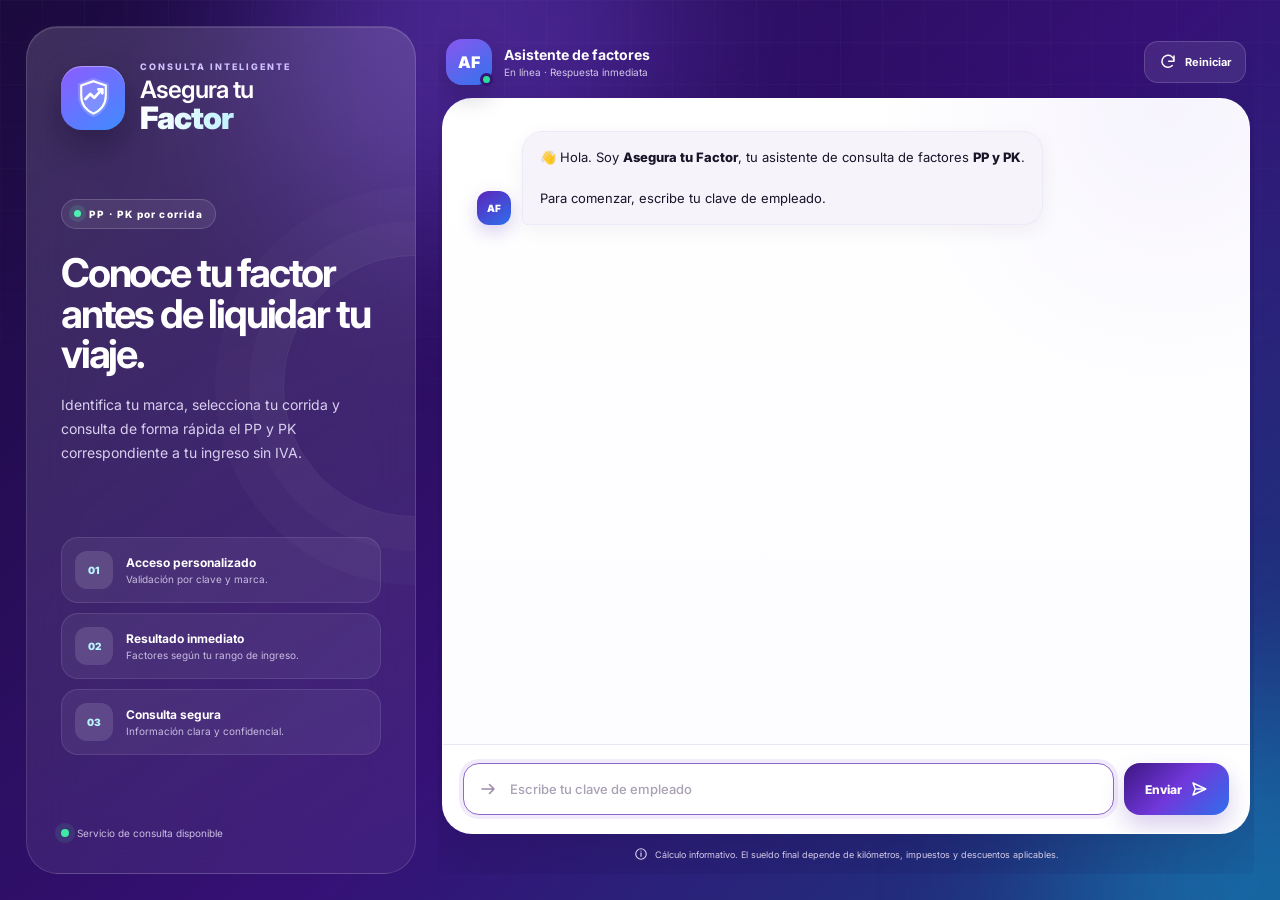
<file: FIK/FIK/index.html>
<!doctype html>
<html lang="es">
<head>
  <meta charset="utf-8">
  <meta name="viewport" content="width=device-width,initial-scale=1,maximum-scale=1,viewport-fit=cover">
  <meta name="theme-color" content="#32146f">
  <meta name="description" content="Asegura tu Factor: consulta profesional de factores PP y PK por corrida.">
  <meta name="application-name" content="Asegura tu Factor">
  <meta name="apple-mobile-web-app-capable" content="yes">
  <meta name="apple-mobile-web-app-status-bar-style" content="default">
  <meta name="apple-mobile-web-app-title" content="Mi Factor">
  <link rel="manifest" href="manifest.webmanifest">
  <link rel="icon" type="image/png" sizes="192x192" href="icon-192.png">
  <link rel="apple-touch-icon" href="icon-192.png">
  <title>Asegura tu Factor</title>
  <link rel="preconnect" href="https://fonts.googleapis.com">
  <link rel="preconnect" href="https://fonts.gstatic.com" crossorigin>
  <link href="https://fonts.googleapis.com/css2?family=Inter:wght@400;500;600;700;800;900&display=swap" rel="stylesheet">
  <link rel="stylesheet" href="styles.css">
</head>
<body>
  <div class="background-grid" aria-hidden="true"></div>
  <div class="glow glow-a" aria-hidden="true"></div>
  <div class="glow glow-b" aria-hidden="true"></div>

  <main class="app-shell">
    <aside class="showcase">
      <div class="showcase-top">
        <div class="logo-lockup">
          <div class="logo-mark" aria-hidden="true">
            <svg viewBox="0 0 64 64" role="img">
              <path d="M32 4 54 12v17c0 14.2-8.7 25.4-22 31C18.7 54.4 10 43.2 10 29V12L32 4Z" fill="currentColor" opacity=".18"/>
              <path d="M32 8.8 49.5 15v14c0 11.4-6.5 20.6-17.5 26-11-5.4-17.5-14.6-17.5-26V15L32 8.8Z" fill="none" stroke="currentColor" stroke-width="3"/>
              <path d="m20.5 34 7-7 5.5 5.5 11-12" fill="none" stroke="currentColor" stroke-width="4" stroke-linecap="round" stroke-linejoin="round"/>
              <path d="M39 20.5h5.5V26" fill="none" stroke="currentColor" stroke-width="4" stroke-linecap="round" stroke-linejoin="round"/>
            </svg>
          </div>
          <div>
            <span class="eyebrow">CONSULTA INTELIGENTE</span>
            <h1>Asegura tu <strong>Factor</strong></h1>
          </div>
        </div>

        <div class="hero-copy">
          <span class="hero-badge"><i></i> PP · PK por corrida</span>
          <h2>Conoce tu factor antes de liquidar tu viaje.</h2>
          <p>Identifica tu marca, selecciona tu corrida y consulta de forma rápida el PP y PK correspondiente a tu ingreso sin IVA.</p>
        </div>
      </div>

      <div class="feature-list">
        <div class="feature">
          <span class="feature-icon">01</span>
          <div><b>Acceso personalizado</b><small>Validación por clave y marca.</small></div>
        </div>
        <div class="feature">
          <span class="feature-icon">02</span>
          <div><b>Resultado inmediato</b><small>Factores según tu rango de ingreso.</small></div>
        </div>
        <div class="feature">
          <span class="feature-icon">03</span>
          <div><b>Consulta segura</b><small>Información clara y confidencial.</small></div>
        </div>
      </div>

      <div class="showcase-footer">
        <span class="status-dot"></span>
        Servicio de consulta disponible
      </div>
    </aside>

    <section class="workspace">
      <header class="topbar">
        <div class="mobile-brand">
          <div class="mobile-mark">AF</div>
          <div><b>Asegura tu Factor</b><span>Asistente PP · PK</span></div>
        </div>
        <div class="assistant-heading">
          <div class="assistant-avatar">AF<span></span></div>
          <div><b>Asistente de factores</b><span>En línea · Respuesta inmediata</span></div>
        </div>
        <button id="restartBtn" class="restart-btn" type="button" title="Reiniciar consulta" aria-label="Reiniciar consulta">
          <svg viewBox="0 0 24 24" aria-hidden="true"><path d="M20 11a8 8 0 1 0-2.34 5.66M20 4v7h-7" fill="none" stroke="currentColor" stroke-width="2" stroke-linecap="round" stroke-linejoin="round"/></svg>
          <span>Reiniciar</span>
        </button>
      </header>

      <section class="chat-card" aria-label="Conversación con Asegura tu Factor">
        <div id="chat" class="chat" aria-live="polite"></div>
        <div id="quickActions" class="quick-actions"></div>
        <form id="inputForm" class="composer" autocomplete="off">
          <div class="input-wrap">
            <svg viewBox="0 0 24 24" aria-hidden="true"><path d="M4 12h16M14 6l6 6-6 6" fill="none" stroke="currentColor" stroke-width="2" stroke-linecap="round" stroke-linejoin="round"/></svg>
            <input id="messageInput" inputmode="numeric" placeholder="Escribe tu clave de empleado" aria-label="Mensaje">
          </div>
          <button id="sendBtn" type="submit" aria-label="Enviar mensaje">
            <span>Enviar</span>
            <svg viewBox="0 0 24 24" aria-hidden="true"><path d="m4 4 17 8-17 8 3-8-3-8Z" fill="none" stroke="currentColor" stroke-width="2" stroke-linejoin="round"/><path d="M7 12h14" fill="none" stroke="currentColor" stroke-width="2"/></svg>
          </button>
        </form>
      </section>

      <footer class="legal-note">
        <svg viewBox="0 0 24 24" aria-hidden="true"><circle cx="12" cy="12" r="9" fill="none" stroke="currentColor" stroke-width="2"/><path d="M12 10v6m0-9h.01" stroke="currentColor" stroke-width="2" stroke-linecap="round"/></svg>
        Cálculo informativo. El sueldo final depende de kilómetros, impuestos y descuentos aplicables.
      </footer>
    </section>
  </main>

  <script src="config.js"></script>
  <script src="app.js"></script>
  <script>
    if ('serviceWorker' in navigator) {
      window.addEventListener('load', () => {
        navigator.serviceWorker.register('./sw.js').catch(() => {});
      });
    }
  </script>
</body>
</html>
</file>
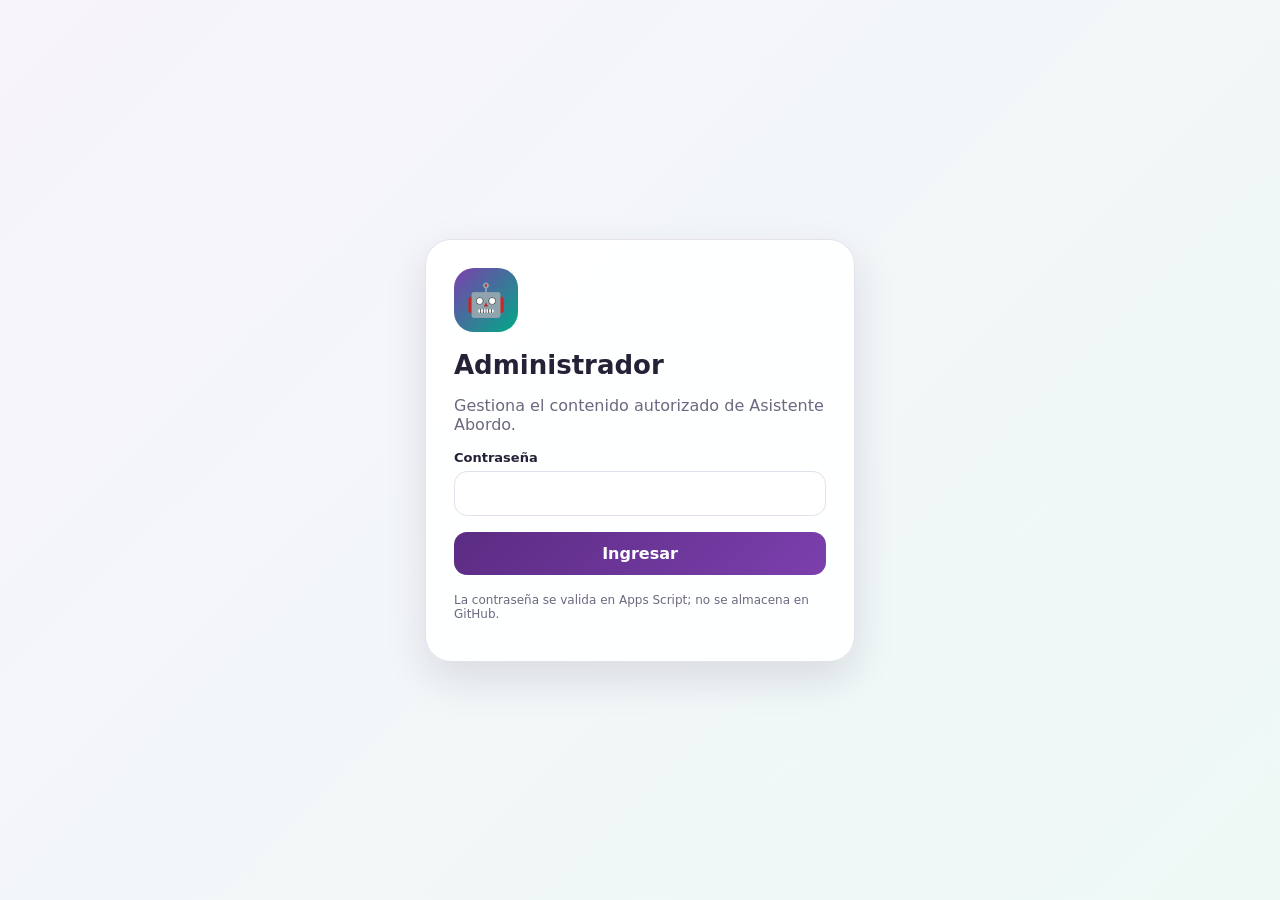
<file: ChatBoot/admin.html>
<!doctype html>
<html lang="es">
<head>
<meta charset="utf-8"><meta name="viewport" content="width=device-width, initial-scale=1, viewport-fit=cover, maximum-scale=1">
<title>Administrador · Asistente Abordo</title>
<meta name="theme-color" content="#5B2C83">
<style>
:root{--p:#5b2c83;--p2:#7c3fad;--g:#00a987;--bg:#f5f6fb;--card:#fff;--text:#252238;--muted:#6d6880;--line:#e4e0ec;--danger:#b42318;--shadow:0 16px 42px rgba(45,29,68,.13)}*{box-sizing:border-box}body{margin:0;font-family:Inter,ui-sans-serif,system-ui,-apple-system,Segoe UI,Roboto,sans-serif;background:linear-gradient(135deg,#f7f4fb,#eef9f6);color:var(--text)}button,input,textarea,select{font:inherit}.hidden{display:none!important}.login{min-height:100vh;display:grid;place-items:center;padding:24px}.login-card{width:min(430px,100%);background:rgba(255,255,255,.96);border:1px solid var(--line);border-radius:26px;padding:28px;box-shadow:var(--shadow)}.logo{width:64px;height:64px;border-radius:20px;display:grid;place-items:center;background:linear-gradient(135deg,var(--p2),var(--g));color:#fff;font-size:32px}.login h1{margin:18px 0 6px;font-size:26px}.muted{color:var(--muted)}label{display:block;font-size:13px;font-weight:800;margin:14px 0 6px}.field{width:100%;border:1px solid var(--line);border-radius:13px;padding:12px;background:#fff}.primary{border:0;border-radius:13px;padding:12px 17px;background:linear-gradient(135deg,var(--p),var(--p2));color:#fff;font-weight:800;cursor:pointer}.wide{width:100%;margin-top:16px}.error{margin-top:12px;color:var(--danger);font-weight:700}.shell{min-height:100vh;display:grid;grid-template-columns:250px 1fr}.sidebar{background:#21162e;color:#fff;padding:22px;display:flex;flex-direction:column;gap:18px}.brand{display:flex;gap:12px;align-items:center}.brand .logo{width:46px;height:46px;font-size:23px}.brand strong{display:block}.brand small{opacity:.72}.nav button{width:100%;text-align:left;border:0;background:transparent;color:#e9deef;border-radius:12px;padding:11px 12px;cursor:pointer;margin:3px 0;font-weight:700}.nav button.active,.nav button:hover{background:rgba(255,255,255,.12);color:#fff}.side-bottom{margin-top:auto}.side-bottom a{color:#fff}.main{min-width:0}.topbar{height:76px;display:flex;align-items:center;justify-content:space-between;padding:0 26px;background:rgba(255,255,255,.9);border-bottom:1px solid var(--line);position:sticky;top:0;z-index:5;backdrop-filter:blur(12px)}.content{padding:25px;max-width:1500px;margin:auto}.stats{display:grid;grid-template-columns:repeat(4,minmax(0,1fr));gap:14px;margin-bottom:22px}.stat{background:var(--card);border:1px solid var(--line);border-radius:18px;padding:17px;box-shadow:0 8px 25px rgba(45,29,68,.06)}.stat b{display:block;font-size:28px;color:var(--p)}.toolbar{display:flex;gap:10px;align-items:center;flex-wrap:wrap;margin-bottom:14px}.toolbar .field{max-width:360px}.secondary,.danger{border:1px solid var(--line);border-radius:12px;padding:10px 14px;background:#fff;font-weight:800;cursor:pointer}.danger{color:var(--danger)}.panel{background:#fff;border:1px solid var(--line);border-radius:20px;box-shadow:0 8px 25px rgba(45,29,68,.07);overflow:hidden}.table-wrap{overflow:auto;max-height:calc(100vh - 255px)}table{border-collapse:collapse;width:100%;min-width:850px}th,td{padding:11px 12px;border-bottom:1px solid var(--line);text-align:left;vertical-align:top;font-size:13px}th{position:sticky;top:0;background:#f8f6fa;color:#51475c;z-index:1}.cell-limit{max-width:330px;white-space:nowrap;overflow:hidden;text-overflow:ellipsis}.actions{white-space:nowrap}.actions button{border:0;background:#f2edf6;border-radius:9px;padding:7px 9px;cursor:pointer;margin-right:4px}.modal{position:fixed;inset:0;background:rgba(25,15,36,.56);display:grid;place-items:center;padding:18px;z-index:20}.modal-card{width:min(760px,100%);max-height:92vh;overflow:auto;background:#fff;border-radius:22px;padding:22px;box-shadow:var(--shadow)}.modal-head{display:flex;justify-content:space-between;align-items:center}.grid{display:grid;grid-template-columns:repeat(2,minmax(0,1fr));gap:12px}.grid .full{grid-column:1/-1}textarea.field{min-height:110px;resize:vertical}.modal-actions{display:flex;justify-content:flex-end;gap:10px;margin-top:20px}.toast{position:fixed;right:20px;bottom:20px;background:#21162e;color:#fff;border-radius:13px;padding:12px 16px;box-shadow:var(--shadow);z-index:30}.mobile-menu{display:none}@media(max-width:900px){.shell{grid-template-columns:1fr}.sidebar{position:fixed;inset:0 auto 0 0;width:260px;z-index:15;transform:translateX(-105%);transition:.2s}.sidebar.open{transform:none}.mobile-menu{display:inline-grid}.stats{grid-template-columns:repeat(2,1fr)}.grid{grid-template-columns:1fr}.topbar{padding:0 14px}.content{padding:15px}}@media(max-width:520px){.stats{grid-template-columns:1fr 1fr}.stat{padding:13px}.stat b{font-size:23px}}

/* === Panel administrativo adaptable 9.1 === */
html,body{max-width:100%;min-height:100%;overflow-x:hidden;-webkit-text-size-adjust:100%}
.login{min-height:100svh;padding:max(16px,env(safe-area-inset-top)) 14px max(16px,env(safe-area-inset-bottom))}
.shell{min-height:100svh}
@media(max-width:900px){
 .shell{min-height:100dvh}.main{width:100%;overflow:hidden}.topbar{height:auto;min-height:66px;padding-top:max(8px,env(safe-area-inset-top))}
 .content{width:100%;max-width:100%;padding-bottom:calc(18px + env(safe-area-inset-bottom))}
 .sidebar{padding-top:calc(18px + env(safe-area-inset-top));padding-bottom:calc(18px + env(safe-area-inset-bottom));max-width:86vw;overflow-y:auto}
 .table-wrap{max-height:none;width:100%;overflow:auto;-webkit-overflow-scrolling:touch}
 .panel{max-width:100%;overflow:hidden}
 .modal{padding:calc(10px + env(safe-area-inset-top)) 8px calc(10px + env(safe-area-inset-bottom));align-items:end}
 .modal-card{width:100%;max-height:92dvh;border-radius:20px 20px 0 0;padding:17px}
}
@media(max-width:600px){
 .login-card{padding:22px 18px;border-radius:20px}.login h1{font-size:23px}.field{font-size:16px}
 .topbar{gap:8px}.topbar>div{min-width:0}.topbar strong{font-size:14px}.topbar .muted{white-space:nowrap;overflow:hidden;text-overflow:ellipsis;max-width:150px}
 .content{padding:12px}.stats{grid-template-columns:repeat(2,minmax(0,1fr));gap:8px}.stat{padding:11px;border-radius:14px}.stat b{font-size:21px}
 .toolbar{display:grid;grid-template-columns:1fr 1fr;gap:8px}.toolbar .field{grid-column:1/-1;max-width:none;font-size:16px}.toolbar button{width:100%;padding:10px 7px;font-size:12px}
 table{min-width:720px}.cell-limit{max-width:220px}.modal-actions{position:sticky;bottom:-17px;background:#fff;padding:12px 0 calc(4px + env(safe-area-inset-bottom));margin-top:12px}
 .toast{left:10px;right:10px;bottom:calc(10px + env(safe-area-inset-bottom));text-align:center}
}
@media(max-width:380px){.stats{grid-template-columns:1fr}.topbar #logoutBtn{padding:8px;font-size:11px}}

</style>
</head>
<body>
<section id="login" class="login"><div class="login-card"><div class="logo">🤖</div><h1>Administrador</h1><p class="muted">Gestiona el contenido autorizado de Asistente Abordo.</p><form id="loginForm"><label for="password">Contraseña</label><input class="field" id="password" type="password" inputmode="numeric" autocomplete="current-password" required><button class="primary wide" type="submit">Ingresar</button><div id="loginError" class="error"></div></form><p class="muted" style="font-size:12px;margin-top:18px">La contraseña se valida en Apps Script; no se almacena en GitHub.</p></div></section>
<div id="app" class="shell hidden"><aside id="sidebar" class="sidebar"><div class="brand"><div class="logo">🤖</div><div><strong>Asistente Abordo</strong><small>Panel administrativo</small></div></div><nav id="nav" class="nav"></nav><div class="side-bottom"><a href="./index.html">← Volver al chatbot</a></div></aside><main class="main"><header class="topbar"><div style="display:flex;gap:10px;align-items:center"><button id="menuBtn" class="secondary mobile-menu">☰</button><div><strong id="sectionTitle">Resumen</strong><div class="muted" style="font-size:12px">Google Sheets conectado</div></div></div><button id="logoutBtn" class="secondary">Cerrar sesión</button></header><div class="content"><div id="stats" class="stats"></div><div class="toolbar"><input id="search" class="field" type="search" placeholder="Buscar en esta sección…"><button id="newBtn" class="primary">＋ Nuevo registro</button><button id="refreshBtn" class="secondary">↻ Actualizar</button></div><div class="panel"><div class="table-wrap"><table><thead id="thead"></thead><tbody id="tbody"></tbody></table></div></div></div></main></div>
<div id="modal" class="modal hidden"><div class="modal-card"><div class="modal-head"><h2 id="modalTitle">Editar</h2><button id="closeModal" class="secondary">✕</button></div><form id="recordForm"><div id="fields" class="grid"></div><div class="modal-actions"><button type="button" id="cancelModal" class="secondary">Cancelar</button><button class="primary" type="submit">Guardar</button></div></form></div></div>
<div id="toast" class="toast hidden"></div>
<script src="./api-config.js"></script><script src="./admin-app.js?v=9.1"></script>
</body></html>
</file>
<file: FIK/styles.css>
:root{
  --violet-950:#1d0b43;--violet-900:#2b105f;--violet-800:#3d1682;--violet-700:#5c25bb;
  --violet-600:#7138db;--blue:#2f6fec;--cyan:#31c7e8;--ink:#191428;--muted:#716b80;
  --line:#ebe7f2;--surface:#fff;--soft:#f6f3fb;--success:#1abb82;
  --shadow:0 28px 80px rgba(24,10,57,.22);--safe-bottom:env(safe-area-inset-bottom,0px)
}
*{box-sizing:border-box}html{height:100%;background:#170a35}body{min-height:100%;margin:0;font-family:Inter,system-ui,-apple-system,BlinkMacSystemFont,"Segoe UI",sans-serif;color:var(--ink);background:linear-gradient(135deg,#1b0a3d,#351176 55%,#173d80);overflow-x:hidden}
button,input{font:inherit}.background-grid{position:fixed;inset:0;pointer-events:none;opacity:.13;background-image:linear-gradient(rgba(255,255,255,.18) 1px,transparent 1px),linear-gradient(90deg,rgba(255,255,255,.18) 1px,transparent 1px);background-size:42px 42px;mask-image:linear-gradient(to bottom,black,transparent 75%)}
.glow{position:fixed;border-radius:50%;filter:blur(90px);pointer-events:none;opacity:.35}.glow-a{width:420px;height:420px;background:#8957ff;top:-180px;left:20%}.glow-b{width:380px;height:380px;background:#18bde8;right:-150px;bottom:-170px}
.app-shell{position:relative;z-index:1;width:min(1440px,100%);height:100vh;min-height:0;margin:auto;padding:26px;display:grid;grid-template-columns:minmax(310px,390px) minmax(0,1fr);gap:22px}
.showcase{min-height:calc(100vh - 52px);padding:34px;display:flex;flex-direction:column;justify-content:space-between;color:#fff;border:1px solid rgba(255,255,255,.13);border-radius:32px;background:linear-gradient(155deg,rgba(255,255,255,.15),rgba(255,255,255,.055));box-shadow:inset 0 1px 0 rgba(255,255,255,.12);backdrop-filter:blur(22px);overflow:hidden;position:relative}
.showcase:after{content:"";position:absolute;width:260px;height:260px;border:1px solid rgba(255,255,255,.08);border-radius:50%;right:-130px;top:27%;box-shadow:0 0 0 34px rgba(255,255,255,.025),0 0 0 68px rgba(255,255,255,.02)}
.logo-lockup{display:flex;align-items:center;gap:15px}.logo-mark{width:64px;height:64px;display:grid;place-items:center;color:#fff;border-radius:21px;background:linear-gradient(145deg,#8e5cff,#3e8cff);box-shadow:0 16px 34px rgba(8,4,30,.3),inset 0 1px 0 rgba(255,255,255,.35)}.logo-mark svg{width:45px;height:45px}.eyebrow{display:block;font-size:9px;font-weight:800;letter-spacing:.22em;color:#cfc0ff;margin-bottom:5px}.logo-lockup h1{font-size:24px;line-height:1.05;margin:0;font-weight:600;letter-spacing:-.04em}.logo-lockup h1 strong{display:block;font-size:31px;font-weight:900;background:linear-gradient(90deg,#fff,#98eaff);background-clip:text;-webkit-background-clip:text;color:transparent}
.hero-copy{margin-top:64px;position:relative;z-index:1}.hero-badge{width:max-content;display:flex;align-items:center;gap:8px;padding:8px 12px;border:1px solid rgba(255,255,255,.16);border-radius:999px;background:rgba(255,255,255,.08);font-size:10px;font-weight:800;letter-spacing:.12em}.hero-badge i{width:7px;height:7px;border-radius:50%;background:#50f0b0;box-shadow:0 0 0 5px rgba(80,240,176,.12)}.hero-copy h2{font-size:clamp(30px,3.1vw,47px);line-height:1.03;letter-spacing:-.055em;margin:24px 0 18px;max-width:330px}.hero-copy p{color:#d9d0ef;line-height:1.7;font-size:14px;margin:0;max-width:325px}
.feature-list{display:grid;gap:10px;position:relative;z-index:1;margin:40px 0}.feature{display:flex;align-items:center;gap:13px;padding:13px;border:1px solid rgba(255,255,255,.1);border-radius:17px;background:rgba(255,255,255,.06)}.feature-icon{width:38px;height:38px;display:grid;place-items:center;flex:0 0 auto;border-radius:12px;background:rgba(255,255,255,.12);font-size:10px;font-weight:900;color:#b9f5ff}.feature b,.feature small{display:block}.feature b{font-size:12px;margin-bottom:3px}.feature small{font-size:10px;color:#c9bddf}.showcase-footer{display:flex;align-items:center;gap:8px;font-size:10px;color:#cbbfe0}.status-dot{width:8px;height:8px;border-radius:50%;background:#42e9a4;box-shadow:0 0 0 6px rgba(66,233,164,.1)}
.workspace{min-width:0;height:calc(100vh - 52px);min-height:0;padding:0 4px;display:flex;flex-direction:column;overflow:hidden}.topbar{height:72px;display:flex;align-items:center;justify-content:space-between;padding:0 4px;color:#fff}.assistant-heading{display:flex;align-items:center;gap:12px}.assistant-avatar{position:relative;width:46px;height:46px;display:grid;place-items:center;border-radius:16px;background:linear-gradient(145deg,#8a56f0,#3175eb);font-weight:900;box-shadow:0 10px 25px rgba(20,6,55,.25)}.assistant-avatar span{position:absolute;right:-1px;bottom:-1px;width:13px;height:13px;border:3px solid #361375;border-radius:50%;background:#29df98}.assistant-heading b,.assistant-heading span,.mobile-brand b,.mobile-brand span{display:block}.assistant-heading b{font-size:14px}.assistant-heading>div>span{font-size:10px;color:#d6cae9;margin-top:3px}.restart-btn{display:flex;align-items:center;gap:8px;height:42px;padding:0 14px;border:1px solid rgba(255,255,255,.16);border-radius:14px;color:#fff;background:rgba(255,255,255,.09);cursor:pointer;transition:.2s;backdrop-filter:blur(10px)}.restart-btn:hover{background:rgba(255,255,255,.16);transform:translateY(-1px)}.restart-btn svg{width:18px}.restart-btn span{font-size:11px;font-weight:700}.mobile-brand{display:none}
.chat-card{flex:1;min-height:0;max-height:100%;display:flex;flex-direction:column;background:rgba(255,255,255,.98);border:1px solid rgba(255,255,255,.72);border-radius:30px;box-shadow:var(--shadow);overflow:hidden}.chat{flex:1;min-height:0;padding:32px 34px;overflow-y:auto;overscroll-behavior:contain;display:flex;flex-direction:column;gap:16px;scroll-behavior:smooth;background:radial-gradient(circle at 90% 0,rgba(108,64,211,.06),transparent 30%),linear-gradient(#fff,#fdfcff)}.chat::-webkit-scrollbar{width:8px}.chat::-webkit-scrollbar-thumb{background:#dcd5e8;border-radius:99px;border:2px solid #fff}
.row{display:flex;gap:11px;align-items:flex-end;animation:rise .28s ease}.row.user{justify-content:flex-end}.avatar{width:34px;height:34px;flex:0 0 34px;border-radius:12px;display:grid;place-items:center;font-size:10px;font-weight:900;letter-spacing:.03em;color:#fff;background:linear-gradient(145deg,var(--violet-700),var(--blue));box-shadow:0 7px 18px rgba(82,35,173,.22)}.bubble{max-width:min(670px,82%);padding:15px 17px;border-radius:20px;line-height:1.58;font-size:13px;box-shadow:0 6px 20px rgba(31,17,59,.055)}.bot .bubble{background:var(--soft);border:1px solid #eee9f6;border-bottom-left-radius:6px}.user .bubble{color:#fff;background:linear-gradient(135deg,var(--violet-800),var(--violet-600) 55%,var(--blue));border-bottom-right-radius:6px;box-shadow:0 10px 25px rgba(75,29,164,.2)}.bubble strong{font-weight:800}.factor-grid{display:grid;grid-template-columns:repeat(2,minmax(0,1fr));gap:11px;margin-top:15px}.factor{position:relative;overflow:hidden;background:#fff;border:1px solid #e7e0f1;padding:16px;border-radius:17px;box-shadow:0 8px 20px rgba(37,19,71,.05)}.factor:after{content:"";position:absolute;inset:auto -18px -30px auto;width:75px;height:75px;border-radius:50%;background:rgba(100,48,202,.07)}.factor span{display:block;color:var(--muted);font-size:9px;font-weight:800;text-transform:uppercase;letter-spacing:.14em}.factor b{display:block;margin-top:5px;font-size:27px;color:var(--violet-700);letter-spacing:-.04em}
.quick-actions{display:flex;gap:9px;flex-wrap:wrap;padding:14px 28px 2px;background:#fff}.quick-actions:empty{display:none}.chip{min-height:42px;border:1px solid #d9cbed;background:#faf8fd;color:var(--violet-700);border-radius:13px;padding:10px 15px;font:700 11px Inter;cursor:pointer;transition:.18s}.chip:hover{transform:translateY(-2px);border-color:#a98ada;background:#f1eafb;box-shadow:0 8px 18px rgba(71,35,137,.1)}
.composer{display:flex;gap:10px;padding:18px 20px calc(18px + var(--safe-bottom));border-top:1px solid var(--line);background:#fff}.input-wrap{flex:1;min-width:0;height:52px;display:flex;align-items:center;gap:11px;padding:0 15px;border:1px solid #ded8e8;border-radius:16px;background:#fbfafd;transition:.2s}.input-wrap:focus-within{border-color:#8e68cf;box-shadow:0 0 0 4px rgba(112,52,202,.09);background:#fff}.input-wrap svg{width:18px;color:#9a8baa;flex:0 0 auto}.composer input{width:100%;min-width:0;border:0;outline:0;background:transparent;color:var(--ink);font-size:13px;font-weight:500}.composer input::placeholder{color:#aaa0b4}.composer button{height:52px;display:flex;align-items:center;justify-content:center;gap:8px;border:0;border-radius:16px;padding:0 21px;background:linear-gradient(135deg,var(--violet-800),var(--violet-600),var(--blue));color:#fff;font-size:12px;font-weight:800;cursor:pointer;box-shadow:0 11px 24px rgba(79,31,174,.22);transition:.18s}.composer button:hover{transform:translateY(-1px);box-shadow:0 14px 28px rgba(79,31,174,.28)}.composer button svg{width:18px}.composer button:disabled,.composer input:disabled{opacity:.55;cursor:not-allowed}.typing{display:flex;gap:5px}.typing i{width:7px;height:7px;background:#8d83a1;border-radius:50%;animation:dot 1s infinite}.typing i:nth-child(2){animation-delay:.15s}.typing i:nth-child(3){animation-delay:.3s}.legal-note{min-height:40px;display:flex;align-items:center;justify-content:center;gap:7px;color:#d8cce9;font-size:9px;text-align:center;padding:9px}.legal-note svg{width:14px;flex:0 0 auto}
@keyframes dot{0%,60%,100%{transform:translateY(0);opacity:.45}30%{transform:translateY(-4px);opacity:1}}@keyframes rise{from{opacity:0;transform:translateY(7px)}to{opacity:1;transform:none}}
@media(max-width:980px){.app-shell{grid-template-columns:280px minmax(0,1fr);padding:16px;gap:15px}.showcase{min-height:calc(100vh - 32px);padding:25px}.hero-copy h2{font-size:34px}.feature-list{margin:26px 0}.feature{padding:10px}.workspace{height:calc(100vh - 32px);min-height:0}}
@media(max-width:760px){html,body{height:100%;overflow:hidden}.background-grid{opacity:.08}.app-shell{height:100dvh;min-height:100dvh;padding:0;display:block}.showcase{display:none}.workspace{height:100dvh;min-height:0;padding:0;background:linear-gradient(135deg,#251050,#4b1d91 55%,#23539d)}.topbar{height:68px;padding:8px 13px;flex:0 0 auto}.assistant-heading{display:none}.mobile-brand{display:flex;align-items:center;gap:10px}.mobile-mark{width:42px;height:42px;display:grid;place-items:center;border-radius:14px;background:linear-gradient(145deg,#a371ff,#3c8fff);font-size:12px;font-weight:900;box-shadow:0 8px 20px rgba(12,4,40,.24)}.mobile-brand b{font-size:13px}.mobile-brand span{font-size:9px;color:#d8ccec;margin-top:2px}.restart-btn{width:42px;height:42px;padding:0;justify-content:center}.restart-btn span{display:none}.chat-card{height:calc(100dvh - 68px);min-height:0;border:0;border-radius:24px 24px 0 0;box-shadow:0 -10px 40px rgba(18,4,48,.18)}.chat{min-height:0;padding:19px 13px 14px;gap:13px}.bubble{max-width:88%;padding:13px 14px;font-size:12.5px;line-height:1.52}.avatar{width:30px;height:30px;flex-basis:30px;border-radius:10px;font-size:9px}.quick-actions{padding:10px 12px 2px;gap:7px;max-height:145px;overflow-y:auto}.chip{flex:1 1 auto;min-height:42px;padding:9px 12px;font-size:10.5px}.composer{padding:12px 11px calc(11px + var(--safe-bottom));gap:8px}.input-wrap{height:49px;border-radius:15px;padding:0 12px}.composer input{font-size:16px}.composer button{width:49px;height:49px;padding:0;border-radius:15px}.composer button span{display:none}.composer button svg{width:19px}.factor-grid{gap:8px}.factor{padding:13px}.factor b{font-size:23px}.legal-note{display:none}}
@media(max-width:380px){.mobile-brand b{font-size:12px}.mobile-brand span{font-size:8px}.chat{padding-left:9px;padding-right:9px}.bubble{max-width:91%;font-size:12px}.quick-actions{padding-left:9px;padding-right:9px}.composer{padding-left:8px;padding-right:8px}.factor-grid{grid-template-columns:1fr}}
@media(orientation:landscape) and (max-height:560px) and (max-width:900px){.topbar{height:55px}.mobile-mark{width:36px;height:36px}.chat-card{height:calc(100dvh - 55px);border-radius:18px 18px 0 0}.chat{padding-top:12px}.composer{padding-top:8px;padding-bottom:calc(8px + var(--safe-bottom))}.input-wrap,.composer button{height:44px}.quick-actions{max-height:92px}}

/* Instalación PWA */
.topbar-actions{display:flex;align-items:center;gap:10px}
.install-app-btn{border:1px solid rgba(91,44,160,.18);background:#fff;color:#5b2ca0;border-radius:12px;padding:10px 14px;font-weight:800;display:inline-flex;align-items:center;gap:7px;cursor:pointer;box-shadow:0 6px 18px rgba(50,20,111,.08);transition:.18s ease}
.install-app-btn:hover{transform:translateY(-1px);box-shadow:0 9px 22px rgba(50,20,111,.13)}
.install-app-btn.ready{background:linear-gradient(135deg,#5b2ca0,#7c3aed);color:white;border-color:transparent}
@media(max-width:600px){.install-app-btn{padding:9px 10px}.install-app-btn span:last-child{display:none}.topbar-actions{gap:7px}}
</file>
<file: FIK/FIK/styles.css>
:root{
  --violet-950:#1d0b43;--violet-900:#2b105f;--violet-800:#3d1682;--violet-700:#5c25bb;
  --violet-600:#7138db;--blue:#2f6fec;--cyan:#31c7e8;--ink:#191428;--muted:#716b80;
  --line:#ebe7f2;--surface:#fff;--soft:#f6f3fb;--success:#1abb82;
  --shadow:0 28px 80px rgba(24,10,57,.22);--safe-bottom:env(safe-area-inset-bottom,0px)
}
*{box-sizing:border-box}html{height:100%;background:#170a35}body{min-height:100%;margin:0;font-family:Inter,system-ui,-apple-system,BlinkMacSystemFont,"Segoe UI",sans-serif;color:var(--ink);background:linear-gradient(135deg,#1b0a3d,#351176 55%,#173d80);overflow-x:hidden}
button,input{font:inherit}.background-grid{position:fixed;inset:0;pointer-events:none;opacity:.13;background-image:linear-gradient(rgba(255,255,255,.18) 1px,transparent 1px),linear-gradient(90deg,rgba(255,255,255,.18) 1px,transparent 1px);background-size:42px 42px;mask-image:linear-gradient(to bottom,black,transparent 75%)}
.glow{position:fixed;border-radius:50%;filter:blur(90px);pointer-events:none;opacity:.35}.glow-a{width:420px;height:420px;background:#8957ff;top:-180px;left:20%}.glow-b{width:380px;height:380px;background:#18bde8;right:-150px;bottom:-170px}
.app-shell{position:relative;z-index:1;width:min(1440px,100%);height:100vh;min-height:0;margin:auto;padding:26px;display:grid;grid-template-columns:minmax(310px,390px) minmax(0,1fr);gap:22px}
.showcase{min-height:calc(100vh - 52px);padding:34px;display:flex;flex-direction:column;justify-content:space-between;color:#fff;border:1px solid rgba(255,255,255,.13);border-radius:32px;background:linear-gradient(155deg,rgba(255,255,255,.15),rgba(255,255,255,.055));box-shadow:inset 0 1px 0 rgba(255,255,255,.12);backdrop-filter:blur(22px);overflow:hidden;position:relative}
.showcase:after{content:"";position:absolute;width:260px;height:260px;border:1px solid rgba(255,255,255,.08);border-radius:50%;right:-130px;top:27%;box-shadow:0 0 0 34px rgba(255,255,255,.025),0 0 0 68px rgba(255,255,255,.02)}
.logo-lockup{display:flex;align-items:center;gap:15px}.logo-mark{width:64px;height:64px;display:grid;place-items:center;color:#fff;border-radius:21px;background:linear-gradient(145deg,#8e5cff,#3e8cff);box-shadow:0 16px 34px rgba(8,4,30,.3),inset 0 1px 0 rgba(255,255,255,.35)}.logo-mark svg{width:45px;height:45px}.eyebrow{display:block;font-size:9px;font-weight:800;letter-spacing:.22em;color:#cfc0ff;margin-bottom:5px}.logo-lockup h1{font-size:24px;line-height:1.05;margin:0;font-weight:600;letter-spacing:-.04em}.logo-lockup h1 strong{display:block;font-size:31px;font-weight:900;background:linear-gradient(90deg,#fff,#98eaff);background-clip:text;-webkit-background-clip:text;color:transparent}
.hero-copy{margin-top:64px;position:relative;z-index:1}.hero-badge{width:max-content;display:flex;align-items:center;gap:8px;padding:8px 12px;border:1px solid rgba(255,255,255,.16);border-radius:999px;background:rgba(255,255,255,.08);font-size:10px;font-weight:800;letter-spacing:.12em}.hero-badge i{width:7px;height:7px;border-radius:50%;background:#50f0b0;box-shadow:0 0 0 5px rgba(80,240,176,.12)}.hero-copy h2{font-size:clamp(30px,3.1vw,47px);line-height:1.03;letter-spacing:-.055em;margin:24px 0 18px;max-width:330px}.hero-copy p{color:#d9d0ef;line-height:1.7;font-size:14px;margin:0;max-width:325px}
.feature-list{display:grid;gap:10px;position:relative;z-index:1;margin:40px 0}.feature{display:flex;align-items:center;gap:13px;padding:13px;border:1px solid rgba(255,255,255,.1);border-radius:17px;background:rgba(255,255,255,.06)}.feature-icon{width:38px;height:38px;display:grid;place-items:center;flex:0 0 auto;border-radius:12px;background:rgba(255,255,255,.12);font-size:10px;font-weight:900;color:#b9f5ff}.feature b,.feature small{display:block}.feature b{font-size:12px;margin-bottom:3px}.feature small{font-size:10px;color:#c9bddf}.showcase-footer{display:flex;align-items:center;gap:8px;font-size:10px;color:#cbbfe0}.status-dot{width:8px;height:8px;border-radius:50%;background:#42e9a4;box-shadow:0 0 0 6px rgba(66,233,164,.1)}
.workspace{min-width:0;height:calc(100vh - 52px);min-height:0;padding:0 4px;display:flex;flex-direction:column;overflow:hidden}.topbar{height:72px;display:flex;align-items:center;justify-content:space-between;padding:0 4px;color:#fff}.assistant-heading{display:flex;align-items:center;gap:12px}.assistant-avatar{position:relative;width:46px;height:46px;display:grid;place-items:center;border-radius:16px;background:linear-gradient(145deg,#8a56f0,#3175eb);font-weight:900;box-shadow:0 10px 25px rgba(20,6,55,.25)}.assistant-avatar span{position:absolute;right:-1px;bottom:-1px;width:13px;height:13px;border:3px solid #361375;border-radius:50%;background:#29df98}.assistant-heading b,.assistant-heading span,.mobile-brand b,.mobile-brand span{display:block}.assistant-heading b{font-size:14px}.assistant-heading>div>span{font-size:10px;color:#d6cae9;margin-top:3px}.restart-btn{display:flex;align-items:center;gap:8px;height:42px;padding:0 14px;border:1px solid rgba(255,255,255,.16);border-radius:14px;color:#fff;background:rgba(255,255,255,.09);cursor:pointer;transition:.2s;backdrop-filter:blur(10px)}.restart-btn:hover{background:rgba(255,255,255,.16);transform:translateY(-1px)}.restart-btn svg{width:18px}.restart-btn span{font-size:11px;font-weight:700}.mobile-brand{display:none}
.chat-card{flex:1;min-height:0;max-height:100%;display:flex;flex-direction:column;background:rgba(255,255,255,.98);border:1px solid rgba(255,255,255,.72);border-radius:30px;box-shadow:var(--shadow);overflow:hidden}.chat{flex:1;min-height:0;padding:32px 34px;overflow-y:auto;overscroll-behavior:contain;display:flex;flex-direction:column;gap:16px;scroll-behavior:smooth;background:radial-gradient(circle at 90% 0,rgba(108,64,211,.06),transparent 30%),linear-gradient(#fff,#fdfcff)}.chat::-webkit-scrollbar{width:8px}.chat::-webkit-scrollbar-thumb{background:#dcd5e8;border-radius:99px;border:2px solid #fff}
.row{display:flex;gap:11px;align-items:flex-end;animation:rise .28s ease}.row.user{justify-content:flex-end}.avatar{width:34px;height:34px;flex:0 0 34px;border-radius:12px;display:grid;place-items:center;font-size:10px;font-weight:900;letter-spacing:.03em;color:#fff;background:linear-gradient(145deg,var(--violet-700),var(--blue));box-shadow:0 7px 18px rgba(82,35,173,.22)}.bubble{max-width:min(670px,82%);padding:15px 17px;border-radius:20px;line-height:1.58;font-size:13px;box-shadow:0 6px 20px rgba(31,17,59,.055)}.bot .bubble{background:var(--soft);border:1px solid #eee9f6;border-bottom-left-radius:6px}.user .bubble{color:#fff;background:linear-gradient(135deg,var(--violet-800),var(--violet-600) 55%,var(--blue));border-bottom-right-radius:6px;box-shadow:0 10px 25px rgba(75,29,164,.2)}.bubble strong{font-weight:800}.factor-grid{display:grid;grid-template-columns:repeat(2,minmax(0,1fr));gap:11px;margin-top:15px}.factor{position:relative;overflow:hidden;background:#fff;border:1px solid #e7e0f1;padding:16px;border-radius:17px;box-shadow:0 8px 20px rgba(37,19,71,.05)}.factor:after{content:"";position:absolute;inset:auto -18px -30px auto;width:75px;height:75px;border-radius:50%;background:rgba(100,48,202,.07)}.factor span{display:block;color:var(--muted);font-size:9px;font-weight:800;text-transform:uppercase;letter-spacing:.14em}.factor b{display:block;margin-top:5px;font-size:27px;color:var(--violet-700);letter-spacing:-.04em}
.quick-actions{display:flex;gap:9px;flex-wrap:wrap;padding:14px 28px 2px;background:#fff}.quick-actions:empty{display:none}.chip{min-height:42px;border:1px solid #d9cbed;background:#faf8fd;color:var(--violet-700);border-radius:13px;padding:10px 15px;font:700 11px Inter;cursor:pointer;transition:.18s}.chip:hover{transform:translateY(-2px);border-color:#a98ada;background:#f1eafb;box-shadow:0 8px 18px rgba(71,35,137,.1)}
.composer{display:flex;gap:10px;padding:18px 20px calc(18px + var(--safe-bottom));border-top:1px solid var(--line);background:#fff}.input-wrap{flex:1;min-width:0;height:52px;display:flex;align-items:center;gap:11px;padding:0 15px;border:1px solid #ded8e8;border-radius:16px;background:#fbfafd;transition:.2s}.input-wrap:focus-within{border-color:#8e68cf;box-shadow:0 0 0 4px rgba(112,52,202,.09);background:#fff}.input-wrap svg{width:18px;color:#9a8baa;flex:0 0 auto}.composer input{width:100%;min-width:0;border:0;outline:0;background:transparent;color:var(--ink);font-size:13px;font-weight:500}.composer input::placeholder{color:#aaa0b4}.composer button{height:52px;display:flex;align-items:center;justify-content:center;gap:8px;border:0;border-radius:16px;padding:0 21px;background:linear-gradient(135deg,var(--violet-800),var(--violet-600),var(--blue));color:#fff;font-size:12px;font-weight:800;cursor:pointer;box-shadow:0 11px 24px rgba(79,31,174,.22);transition:.18s}.composer button:hover{transform:translateY(-1px);box-shadow:0 14px 28px rgba(79,31,174,.28)}.composer button svg{width:18px}.composer button:disabled,.composer input:disabled{opacity:.55;cursor:not-allowed}.typing{display:flex;gap:5px}.typing i{width:7px;height:7px;background:#8d83a1;border-radius:50%;animation:dot 1s infinite}.typing i:nth-child(2){animation-delay:.15s}.typing i:nth-child(3){animation-delay:.3s}.legal-note{min-height:40px;display:flex;align-items:center;justify-content:center;gap:7px;color:#d8cce9;font-size:9px;text-align:center;padding:9px}.legal-note svg{width:14px;flex:0 0 auto}
@keyframes dot{0%,60%,100%{transform:translateY(0);opacity:.45}30%{transform:translateY(-4px);opacity:1}}@keyframes rise{from{opacity:0;transform:translateY(7px)}to{opacity:1;transform:none}}
@media(max-width:980px){.app-shell{grid-template-columns:280px minmax(0,1fr);padding:16px;gap:15px}.showcase{min-height:calc(100vh - 32px);padding:25px}.hero-copy h2{font-size:34px}.feature-list{margin:26px 0}.feature{padding:10px}.workspace{height:calc(100vh - 32px);min-height:0}}
@media(max-width:760px){html,body{height:100%;overflow:hidden}.background-grid{opacity:.08}.app-shell{height:100dvh;min-height:100dvh;padding:0;display:block}.showcase{display:none}.workspace{height:100dvh;min-height:0;padding:0;background:linear-gradient(135deg,#251050,#4b1d91 55%,#23539d)}.topbar{height:68px;padding:8px 13px;flex:0 0 auto}.assistant-heading{display:none}.mobile-brand{display:flex;align-items:center;gap:10px}.mobile-mark{width:42px;height:42px;display:grid;place-items:center;border-radius:14px;background:linear-gradient(145deg,#a371ff,#3c8fff);font-size:12px;font-weight:900;box-shadow:0 8px 20px rgba(12,4,40,.24)}.mobile-brand b{font-size:13px}.mobile-brand span{font-size:9px;color:#d8ccec;margin-top:2px}.restart-btn{width:42px;height:42px;padding:0;justify-content:center}.restart-btn span{display:none}.chat-card{height:calc(100dvh - 68px);min-height:0;border:0;border-radius:24px 24px 0 0;box-shadow:0 -10px 40px rgba(18,4,48,.18)}.chat{min-height:0;padding:19px 13px 14px;gap:13px}.bubble{max-width:88%;padding:13px 14px;font-size:12.5px;line-height:1.52}.avatar{width:30px;height:30px;flex-basis:30px;border-radius:10px;font-size:9px}.quick-actions{padding:10px 12px 2px;gap:7px;max-height:145px;overflow-y:auto}.chip{flex:1 1 auto;min-height:42px;padding:9px 12px;font-size:10.5px}.composer{padding:12px 11px calc(11px + var(--safe-bottom));gap:8px}.input-wrap{height:49px;border-radius:15px;padding:0 12px}.composer input{font-size:16px}.composer button{width:49px;height:49px;padding:0;border-radius:15px}.composer button span{display:none}.composer button svg{width:19px}.factor-grid{gap:8px}.factor{padding:13px}.factor b{font-size:23px}.legal-note{display:none}}
@media(max-width:380px){.mobile-brand b{font-size:12px}.mobile-brand span{font-size:8px}.chat{padding-left:9px;padding-right:9px}.bubble{max-width:91%;font-size:12px}.quick-actions{padding-left:9px;padding-right:9px}.composer{padding-left:8px;padding-right:8px}.factor-grid{grid-template-columns:1fr}}
@media(orientation:landscape) and (max-height:560px) and (max-width:900px){.topbar{height:55px}.mobile-mark{width:36px;height:36px}.chat-card{height:calc(100dvh - 55px);border-radius:18px 18px 0 0}.chat{padding-top:12px}.composer{padding-top:8px;padding-bottom:calc(8px + var(--safe-bottom))}.input-wrap,.composer button{height:44px}.quick-actions{max-height:92px}}
</file>
